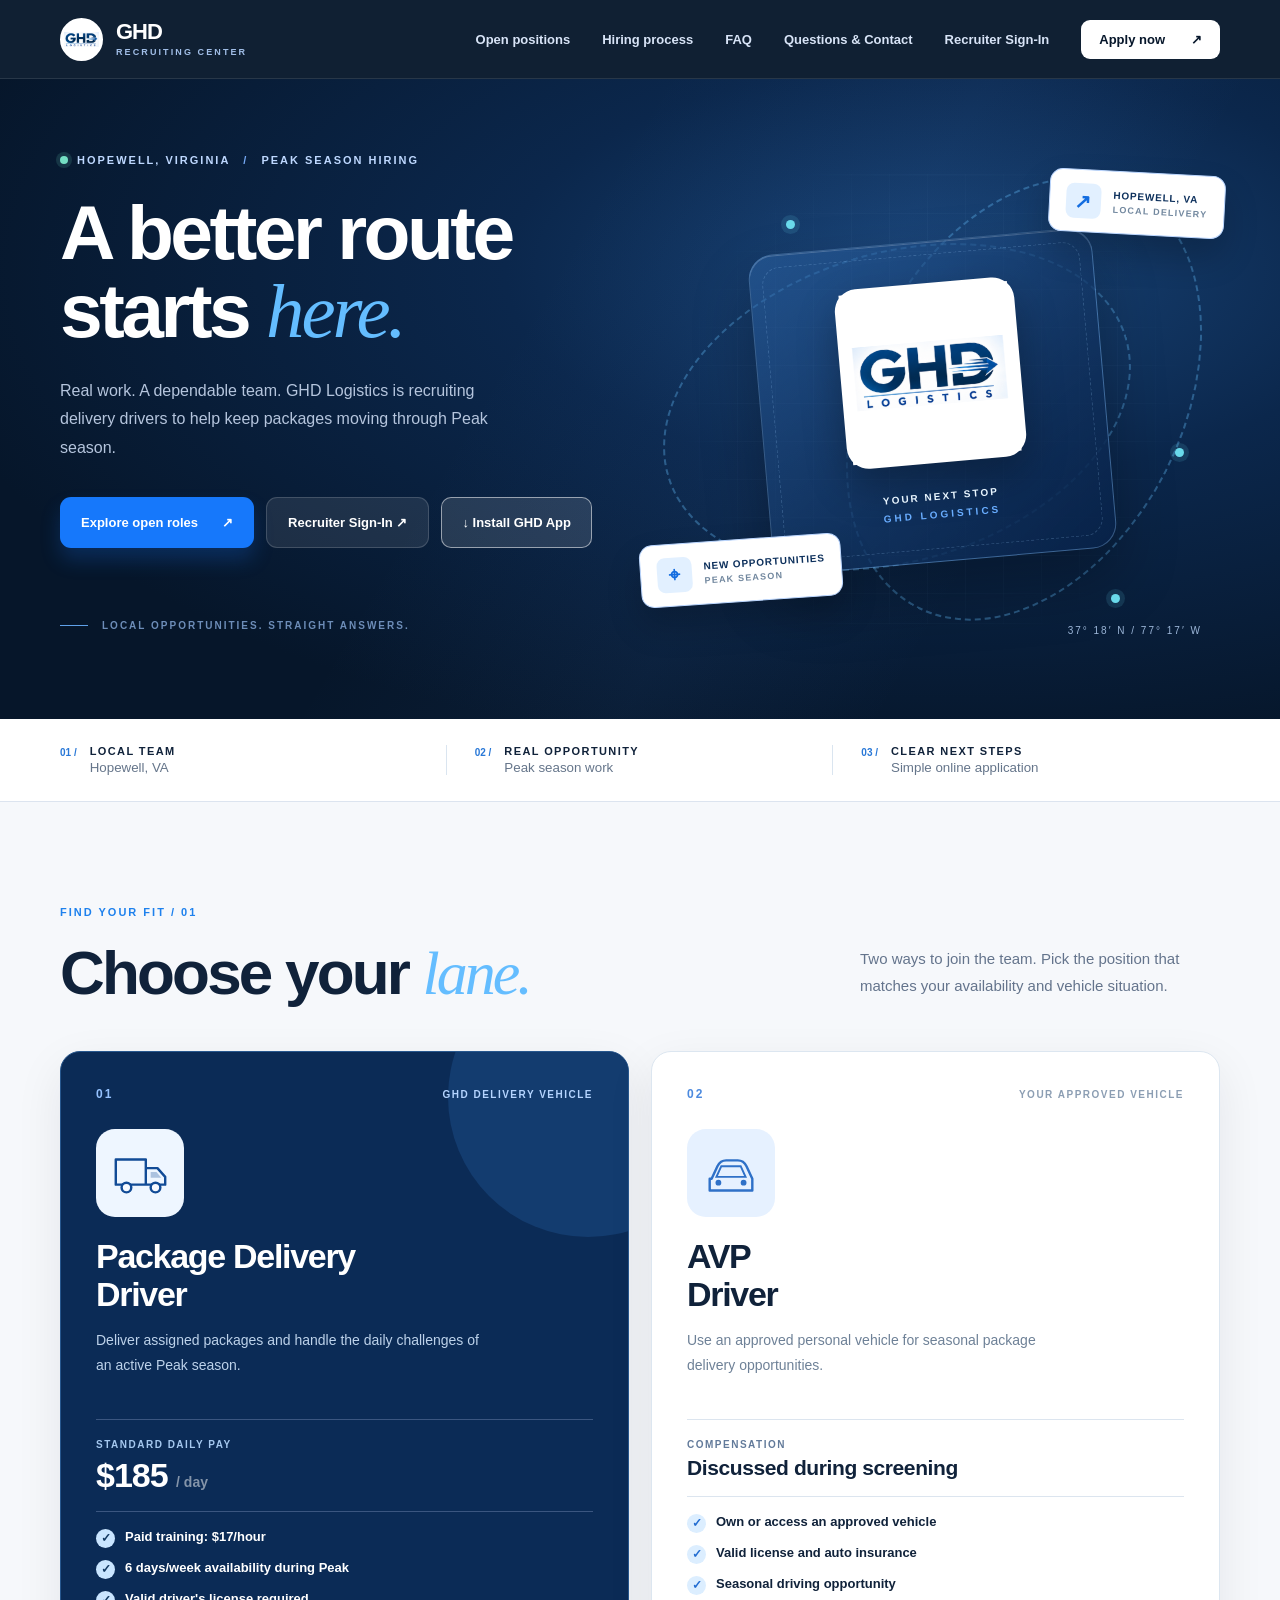
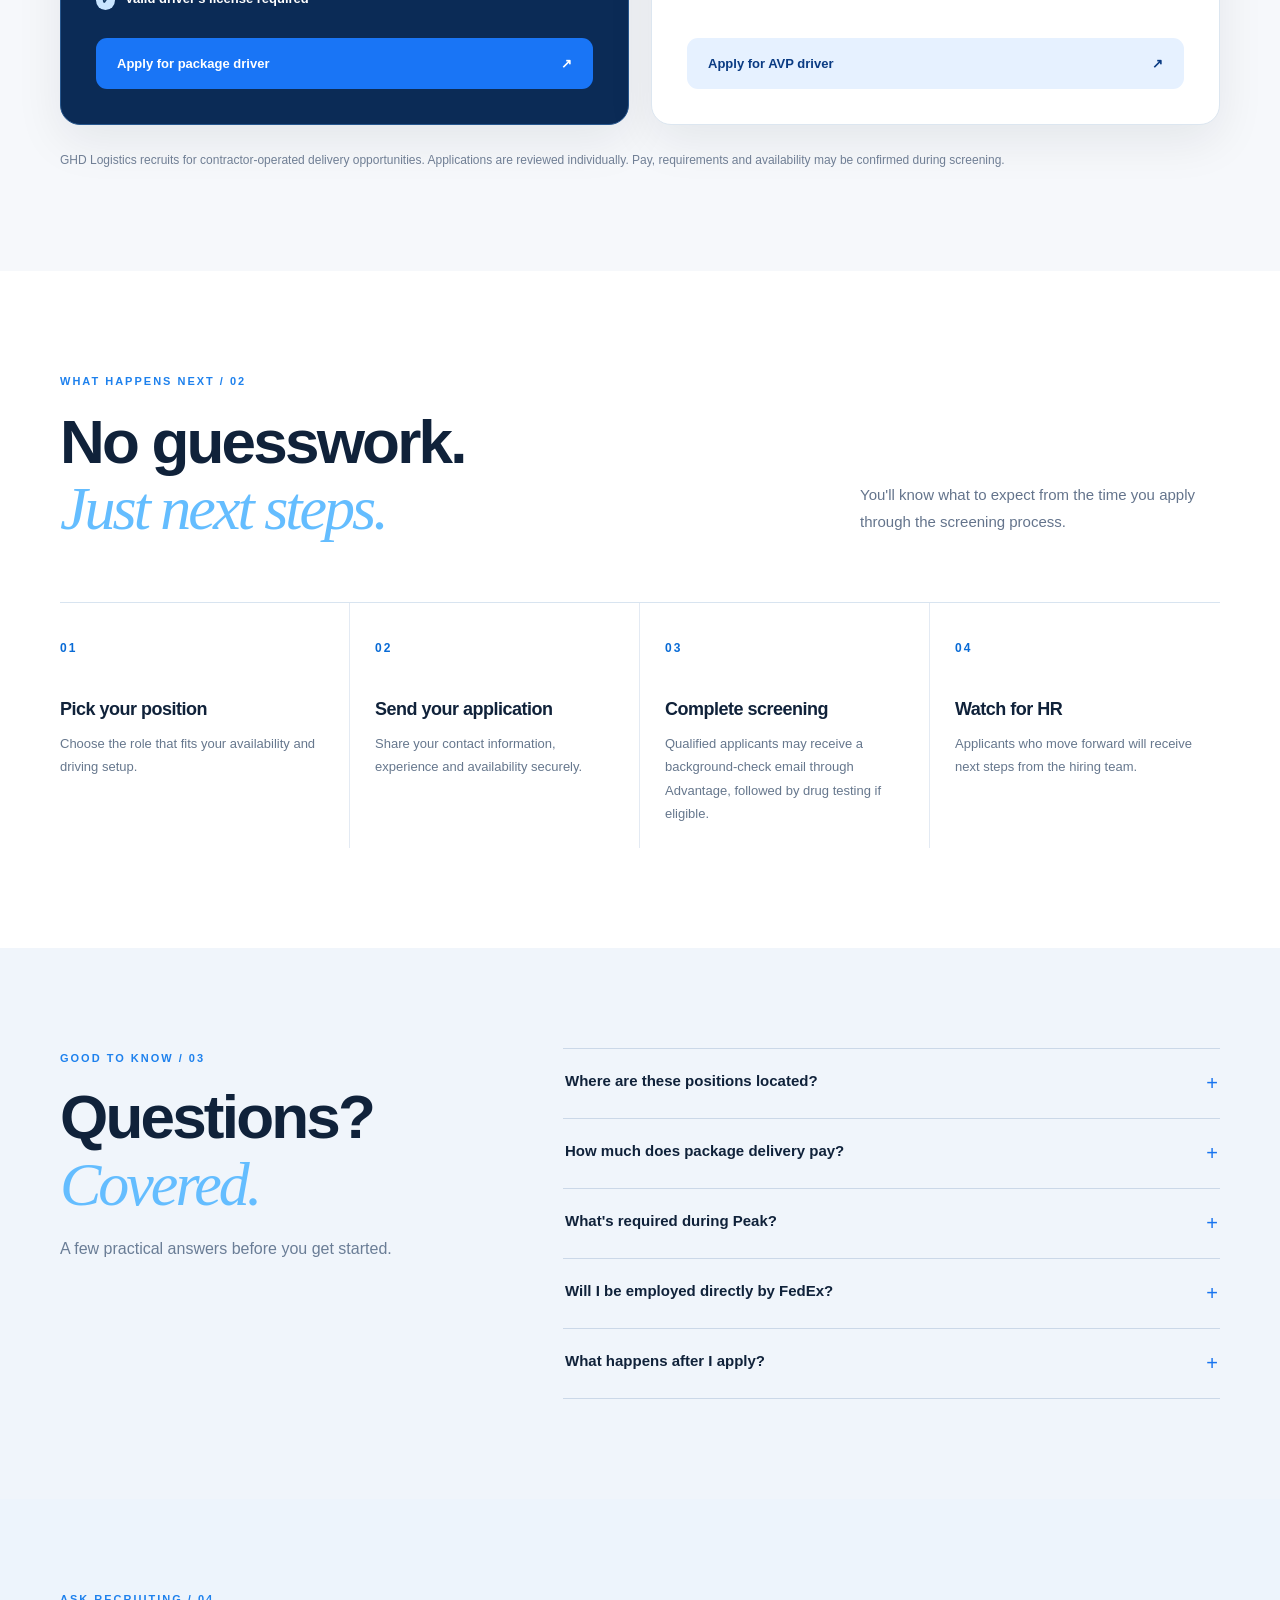
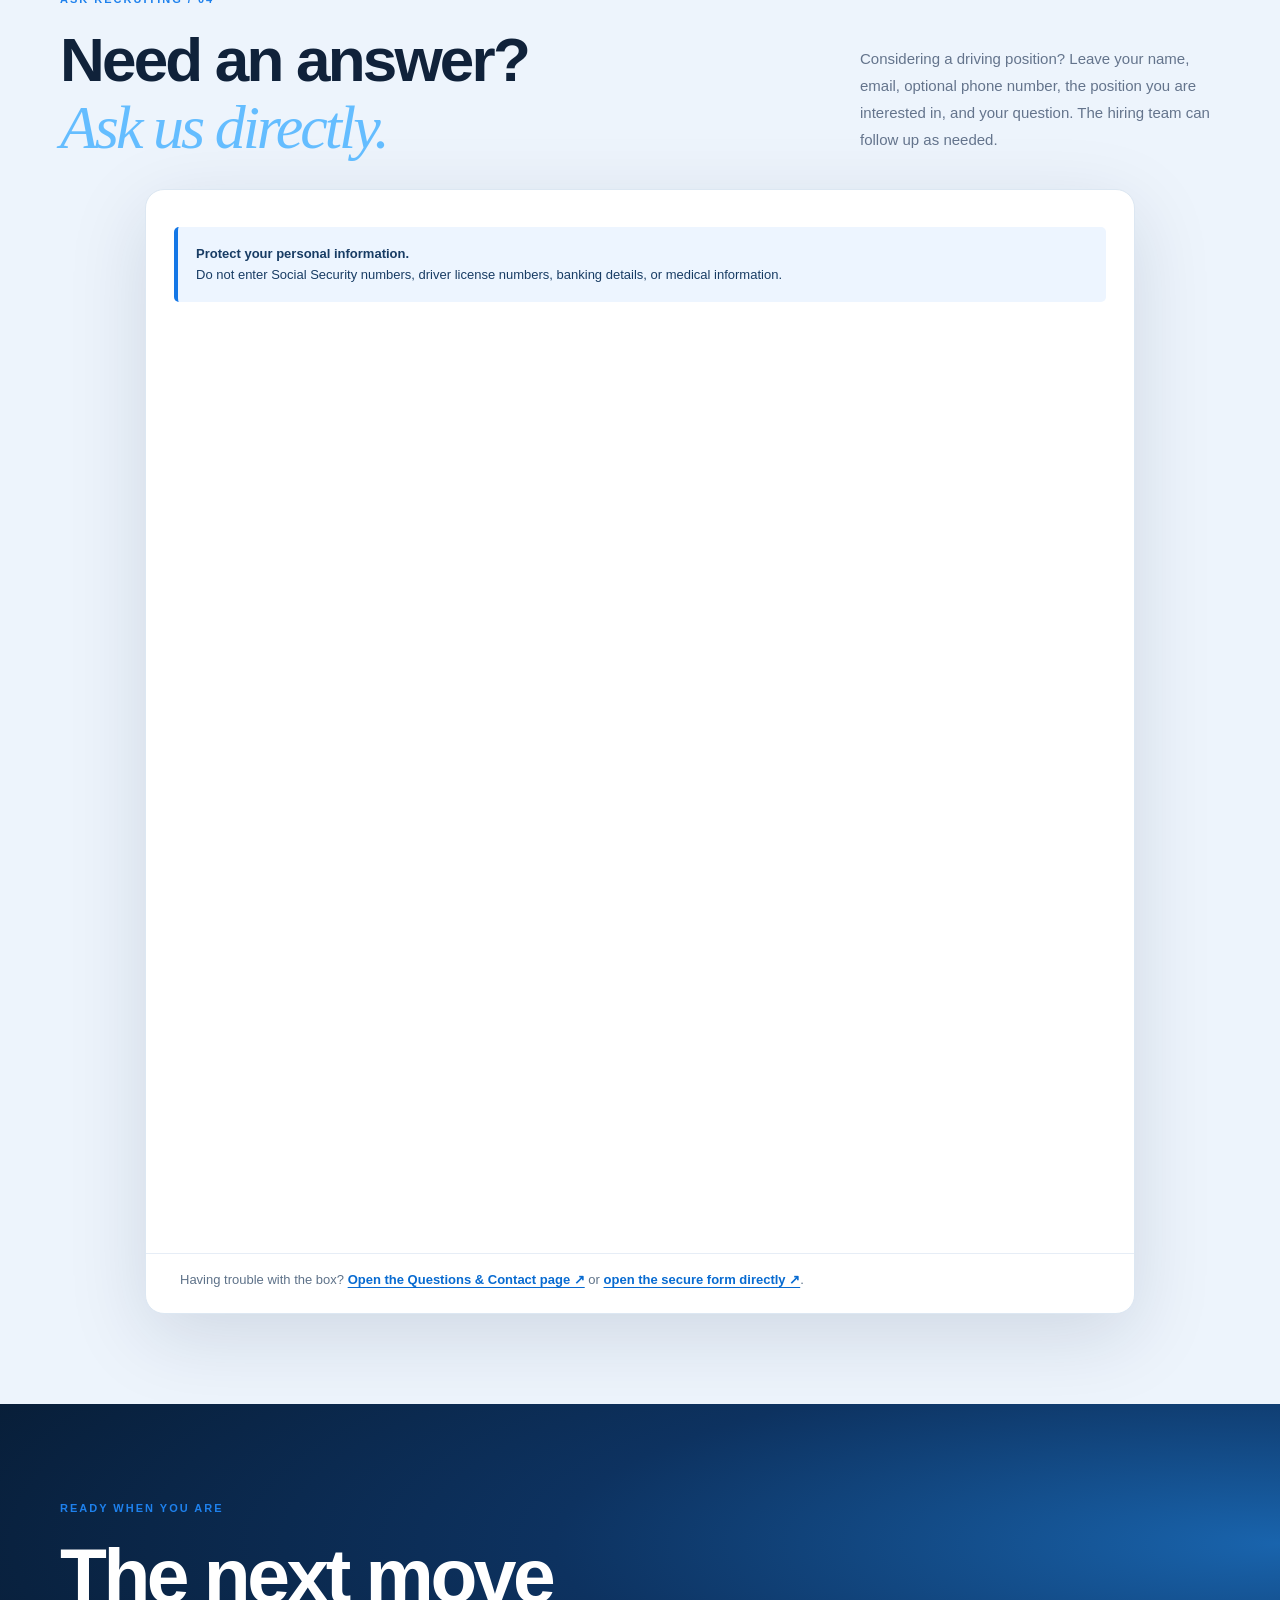
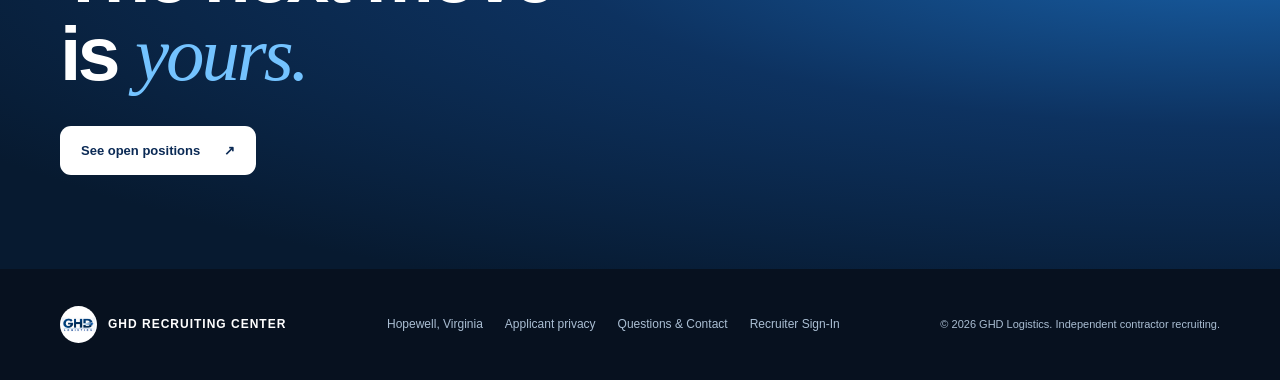
<file: index.html>
<!doctype html>
<html lang="en">
<head>
  <meta charset="UTF-8"><meta name="viewport" content="width=device-width, initial-scale=1">
  <meta name="theme-color" content="#07172b"><meta name="description" content="Explore driver opportunities with GHD Logistics in Hopewell, Virginia. Apply for package delivery and AVP driving roles.">
  <title>GHD Recruiting Center | Hopewell, VA</title>
  <link rel="icon" href="icon-192.png"><link rel="manifest" href="manifest.webmanifest"><link rel="stylesheet" href="styles.css"><link rel="stylesheet" href="install.css"><link rel="stylesheet" href="contact.css">
  <script defer src="app.js"></script><script defer src="install.js"></script>
</head>
<body>
  <header class="site-header" id="top">
    <div class="container nav-wrap">
      <a class="brand" href="./" aria-label="GHD Recruiting Center home"><img src="logo.png" alt="GHD Logistics logo"><span><strong>GHD</strong><small>RECRUITING CENTER</small></span></a>
      <nav class="nav-links" aria-label="Main navigation"><a href="#positions">Open positions</a><a href="#how-it-works">Hiring process</a><a href="#faq">FAQ</a><a href="#questions">Questions &amp; Contact</a><a href="recruiter.html">Recruiter Sign-In</a><a class="nav-cta" href="#positions">Apply now <span aria-hidden="true">↗</span></a></nav>
    </div>
  </header>
  <main>
    <section class="hero">
      <div class="hero-grid container">
        <div class="hero-copy">
          <div class="eyebrow"><span class="pulse"></span> HOPEWELL, VIRGINIA <span class="dotsep">/</span> PEAK SEASON HIRING</div>
          <h1>A better route<br>starts <em>here.</em></h1>
          <p>Real work. A dependable team. GHD Logistics is recruiting delivery drivers to help keep packages moving through Peak season.</p>
          <div class="hero-actions"><a class="button button-primary" href="#positions">Explore open roles <span aria-hidden="true">↗</span></a><a class="button button-quiet" href="recruiter.html">Recruiter Sign-In ↗</a><button type="button" class="button-install install-app-btn">↓ Install GHD App</button></div><div id="install-app-notice" class="install-app-notice" role="status" hidden></div>
          <div class="hero-foot"><span class="line-short"></span> LOCAL OPPORTUNITIES. STRAIGHT ANSWERS.</div>
        </div>
        <div class="hero-art" aria-label="Illustrated delivery route visualization" role="img">
          <div class="art-grid"></div><div class="route-line route-one"></div><div class="route-line route-two"></div>
          <div class="art-center"><div class="art-logo"><img src="logo.png" alt=""></div><div class="art-center-text">YOUR NEXT STOP <span>GHD LOGISTICS</span></div></div>
          <div class="floating-note note-a"><span class="mini-icon">↗</span><span>HOPEWELL, VA<small>LOCAL DELIVERY</small></span></div>
          <div class="floating-note note-b"><span class="pin-icon">⌖</span><span>NEW OPPORTUNITIES<small>PEAK SEASON</small></span></div>
          <div class="mapdot dot-a"></div><div class="mapdot dot-b"></div><div class="mapdot dot-c"></div>
          <div class="art-corner">37° 18′ N / 77° 17′ W</div>
        </div>
      </div>
    </section>
    <section class="intro-band" aria-label="Why GHD">
      <div class="container intro-grid"><div><span class="tiny-num">01 /</span> <strong>LOCAL TEAM</strong><small>Hopewell, VA</small></div><div><span class="tiny-num">02 /</span> <strong>REAL OPPORTUNITY</strong><small>Peak season work</small></div><div><span class="tiny-num">03 /</span> <strong>CLEAR NEXT STEPS</strong><small>Simple online application</small></div></div>
    </section>
    <section class="section positions" id="positions">
      <div class="container"><div class="section-heading"><div><span class="kicker">FIND YOUR FIT / 01</span><h2>Choose your <em>lane.</em></h2></div><p>Two ways to join the team. Pick the position that matches your availability and vehicle situation.</p></div>
        <div class="role-grid">
          <article class="role-card role-primary"><div class="role-overline"><span class="role-number">01</span><span class="role-type">GHD DELIVERY VEHICLE</span></div><div class="role-icon" aria-hidden="true"><svg viewBox="0 0 64 64" fill="none"><path d="M7 18h31v26H7zM38 27h12l8 9v8H38z" stroke="currentColor" stroke-width="2.5" stroke-linejoin="round"/><circle cx="18" cy="47" r="5" fill="#f7faff" stroke="currentColor" stroke-width="2.5"/><circle cx="48" cy="47" r="5" fill="#f7faff" stroke="currentColor" stroke-width="2.5"/><path d="M43 31h6l5 6H43z" fill="currentColor" opacity=".3"/></svg></div><h3>Package Delivery<br>Driver</h3><p>Deliver assigned packages and handle the daily challenges of an active Peak season.</p><div class="pay"><span>STANDARD DAILY PAY</span><strong>$185 <small>/ day</small></strong></div><ul class="role-facts"><li><span class="check">✓</span> Paid training: $17/hour</li><li><span class="check">✓</span> 6 days/week availability during Peak</li><li><span class="check">✓</span> Valid driver's license required</li></ul><a class="role-action" href="apply.html?role=package">Apply for package driver <span aria-hidden="true">↗</span></a></article>
          <article class="role-card role-secondary"><div class="role-overline"><span class="role-number">02</span><span class="role-type">YOUR APPROVED VEHICLE</span></div><div class="role-icon" aria-hidden="true"><svg viewBox="0 0 64 64" fill="none"><path d="m12 38 6-13c2-4 5-6 9-6h12c4 0 7 2 9 6l6 13v12H10V38h2Z" stroke="currentColor" stroke-width="2.5" stroke-linejoin="round"/><path d="M17 36h30l-5-11H22z" stroke="currentColor" stroke-width="2"/><circle cx="19" cy="42" r="3" fill="currentColor"/><circle cx="45" cy="42" r="3" fill="currentColor"/></svg></div><h3>AVP<br>Driver</h3><p>Use an approved personal vehicle for seasonal package delivery opportunities.</p><div class="pay"><span>COMPENSATION</span><strong class="pay-detail">Discussed during screening</strong></div><ul class="role-facts"><li><span class="check">✓</span> Own or access an approved vehicle</li><li><span class="check">✓</span> Valid license and auto insurance</li><li><span class="check">✓</span> Seasonal driving opportunity</li></ul><a class="role-action" href="apply.html?role=avp">Apply for AVP driver <span aria-hidden="true">↗</span></a></article>
        </div><p class="role-disclaimer">GHD Logistics recruits for contractor-operated delivery opportunities. Applications are reviewed individually. Pay, requirements and availability may be confirmed during screening.</p>
      </div>
    </section>
    <section class="section process" id="how-it-works"><div class="container process-wrap"><div class="section-heading"><div><span class="kicker">WHAT HAPPENS NEXT / 02</span><h2>No guesswork.<br><em>Just next steps.</em></h2></div><p>You'll know what to expect from the time you apply through the screening process.</p></div>
      <div class="steps"><div class="step"><span class="step-no">01</span><h3>Pick your position</h3><p>Choose the role that fits your availability and driving setup.</p></div><div class="step"><span class="step-no">02</span><h3>Send your application</h3><p>Share your contact information, experience and availability securely.</p></div><div class="step"><span class="step-no">03</span><h3>Complete screening</h3><p>Qualified applicants may receive a background-check email through Advantage, followed by drug testing if eligible.</p></div><div class="step"><span class="step-no">04</span><h3>Watch for HR</h3><p>Applicants who move forward will receive next steps from the hiring team.</p></div></div>
    </div></section>
    <section class="section faq" id="faq"><div class="container faq-grid"><div><span class="kicker">GOOD TO KNOW / 03</span><h2>Questions?<br><em>Covered.</em></h2><p class="muted">A few practical answers before you get started.</p></div><div class="accordion"><details><summary>Where are these positions located?<span>+</span></summary><p>The recruiting location is Hopewell, Virginia. Specific delivery areas and assignments are discussed during screening.</p></details><details><summary>How much does package delivery pay?<span>+</span></summary><p>The stated regular daily rate is $185 per day, with training at $17 per hour. Confirm the current compensation terms with the hiring team.</p></details><details><summary>What's required during Peak?<span>+</span></summary><p>Package delivery applicants must be available six days per week during the Peak season.</p></details><details><summary>Will I be employed directly by FedEx?<span>+</span></summary><p>No. GHD Logistics is a delivery contractor. This recruiting center is not a direct employment application to FedEx.</p></details><details><summary>What happens after I apply?<span>+</span></summary><p>The hiring team reviews your application. If selected to advance, you'll receive additional screening instructions, including a potential background check and drug test.</p></details></div></div></section>
    <section class="section ghd-question-section" id="questions"><div class="container"><div class="section-heading"><div><span class="kicker">ASK RECRUITING / 04</span><h2>Need an answer?<br><em>Ask us directly.</em></h2></div><p>Considering a driving position? Leave your name, email, optional phone number, the position you are interested in, and your question. The hiring team can follow up as needed.</p></div><div class="contact-panel"><div class="contact-panel-top"><div class="contact-safety" role="note"><strong>Protect your personal information.</strong> Do not enter Social Security numbers, driver license numbers, banking details, or medical information.</div></div><iframe class="contact-form-frame" title="GHD Recruiting questions and callback form" src="https://form.jotform.com/263167032465052" loading="lazy" referrerpolicy="strict-origin-when-cross-origin" scrolling="yes"></iframe><p class="contact-fallback">Having trouble with the box? <a href="contact.html">Open the Questions &amp; Contact page ↗</a> or <a href="https://form.jotform.com/263167032465052" target="_blank" rel="noopener noreferrer">open the secure form directly ↗</a>.</p></div></div></section><section class="bottom-cta"><div class="container"><span class="kicker">READY WHEN YOU ARE</span><h2>The next move<br>is <em>yours.</em></h2><a class="button button-white" href="#positions">See open positions <span aria-hidden="true">↗</span></a></div></section>
  </main>
  <footer class="footer"><div class="container footer-inner"><a class="footer-brand" href="./"><img src="logo.png" alt=""> GHD RECRUITING CENTER</a><div><span>Hopewell, Virginia</span><a href="privacy.html">Applicant privacy</a><a href="contact.html">Questions &amp; Contact</a><a href="recruiter.html">Recruiter Sign-In</a></div><small>© <span data-year></span> GHD Logistics. Independent contractor recruiting.</small></div></footer>
</body>
</html>
</file>
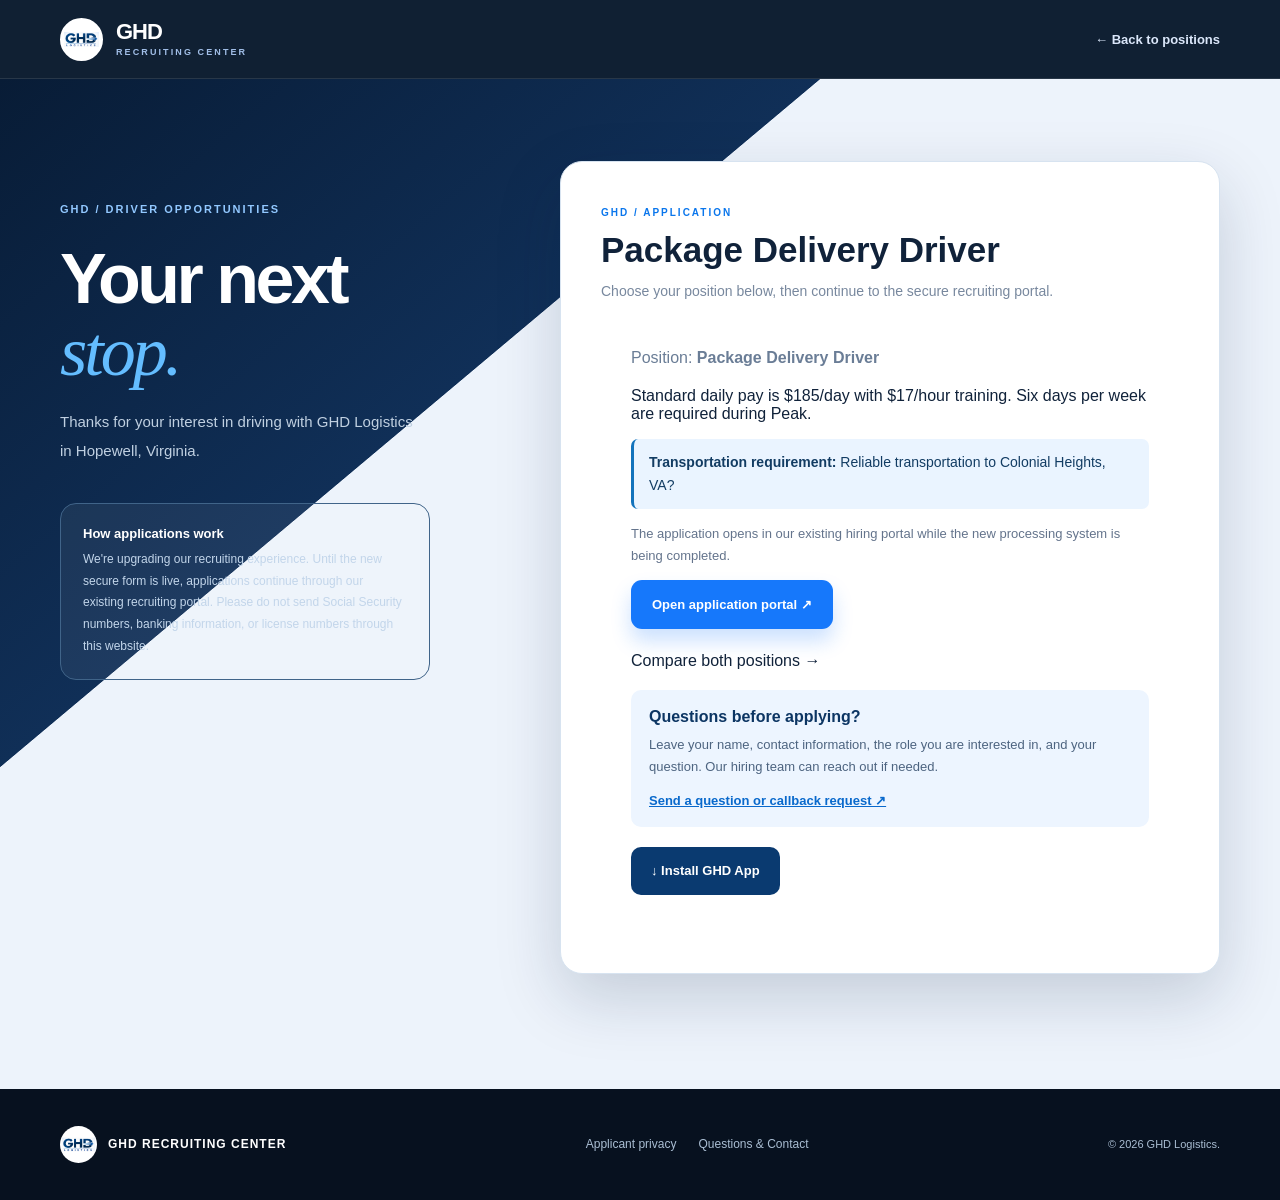
<file: apply.html>
<!doctype html><html lang="en"><head><meta charset="UTF-8"><meta name="viewport" content="width=device-width, initial-scale=1"><meta name="theme-color" content="#07172b"><title>Apply | GHD Recruiting Center</title><link rel="icon" href="icon-192.png"><link rel="manifest" href="manifest.webmanifest"><link rel="stylesheet" href="styles.css"><link rel="stylesheet" href="install.css"><script defer src="app.js"></script><script defer src="install.js"></script></head><body>
<header class="site-header"><div class="container nav-wrap"><a class="brand" href="./"><img src="logo.png" alt="GHD Logistics logo"><span><strong>GHD</strong><small>RECRUITING CENTER</small></span></a><a class="back-link" href="./#positions">← Back to positions</a></div></header>
<main class="application-main"><div class="container application-wrap"><div class="application-intro"><span class="kicker">GHD / DRIVER OPPORTUNITIES</span><h1>Your next<br><em>stop.</em></h1><p>Thanks for your interest in driving with GHD Logistics in Hopewell, Virginia.</p><div class="note-panel"><strong>How applications work</strong><span>We're upgrading our recruiting experience. Until the new secure form is live, applications continue through our existing recruiting portal. Please do not send Social Security numbers, banking information, or license numbers through this website.</span></div></div>
<section class="form-card" style="align-self:start"><div class="form-card-head"><span class="form-step">GHD / APPLICATION</span><h2 id="role-title">Driver application</h2><p id="role-info">Choose your position below, then continue to the secure recruiting portal.</p></div><div style="padding:26px 30px 38px"><p class="muted">Position: <strong id="role-name">Package Delivery Driver</strong></p><p id="role-facts">Standard daily pay is $185/day with $17/hour training. Six days per week are required during Peak.</p><p id="transportation-requirement" style="font-size:14px;line-height:1.65;color:#123c63;background:#eaf4ff;border-left:3px solid #1373bc;padding:12px 15px;border-radius:7px"><strong>Transportation requirement:</strong> Reliable transportation to Colonial Heights, VA?</p><p style="font-size:13px;line-height:1.7;color:#64748c">The application opens in our existing hiring portal while the new processing system is being completed.</p><a class="button button-primary" href="https://www.jotform.com/app/263164402681151" target="_blank" rel="noopener noreferrer">Open application portal ↗</a><div style="margin-top:23px"><a href="./#positions">Compare both positions →</a></div><div style="margin-top:20px;padding:18px;background:#edf5ff;border-radius:10px"><strong style="color:#0c3563">Questions before applying?</strong><p style="margin:8px 0 12px;font-size:13px;color:#4d6480;line-height:1.7">Leave your name, contact information, the role you are interested in, and your question. Our hiring team can reach out if needed.</p><a href="contact.html" style="color:#0969cc;text-decoration:underline;font-size:13px;font-weight:800">Send a question or callback request ↗</a></div><div style="margin-top:20px"><button class="button-install install-app-btn" style="background:#0a3a70;border:0" type="button">↓ Install GHD App</button><div id="install-app-notice" class="install-app-notice" role="status" hidden></div></div></div></section></div></main>
<footer class="footer"><div class="container footer-inner"><a class="footer-brand" href="./"><img src="logo.png" alt=""> GHD RECRUITING CENTER</a><div><a href="privacy.html">Applicant privacy</a><a href="contact.html">Questions &amp; Contact</a></div><small>© <span data-year></span> GHD Logistics.</small></div></footer>
<script>const role=new URLSearchParams(location.search).get('role')==='avp'?'avp':'package';const avp=role==='avp';document.getElementById('role-title').textContent=avp?'AVP Driver':'Package Delivery Driver';document.getElementById('role-name').textContent=avp?'AVP Driver':'Package Delivery Driver';document.getElementById('role-facts').textContent=avp?'An approved personal vehicle, valid license and auto insurance are required. Compensation is discussed during screening.':'Standard daily pay is $185/day with $17/hour training. Six days per week are required during Peak.';document.getElementById('transportation-requirement').hidden=avp;</script>
</body></html>
</file>
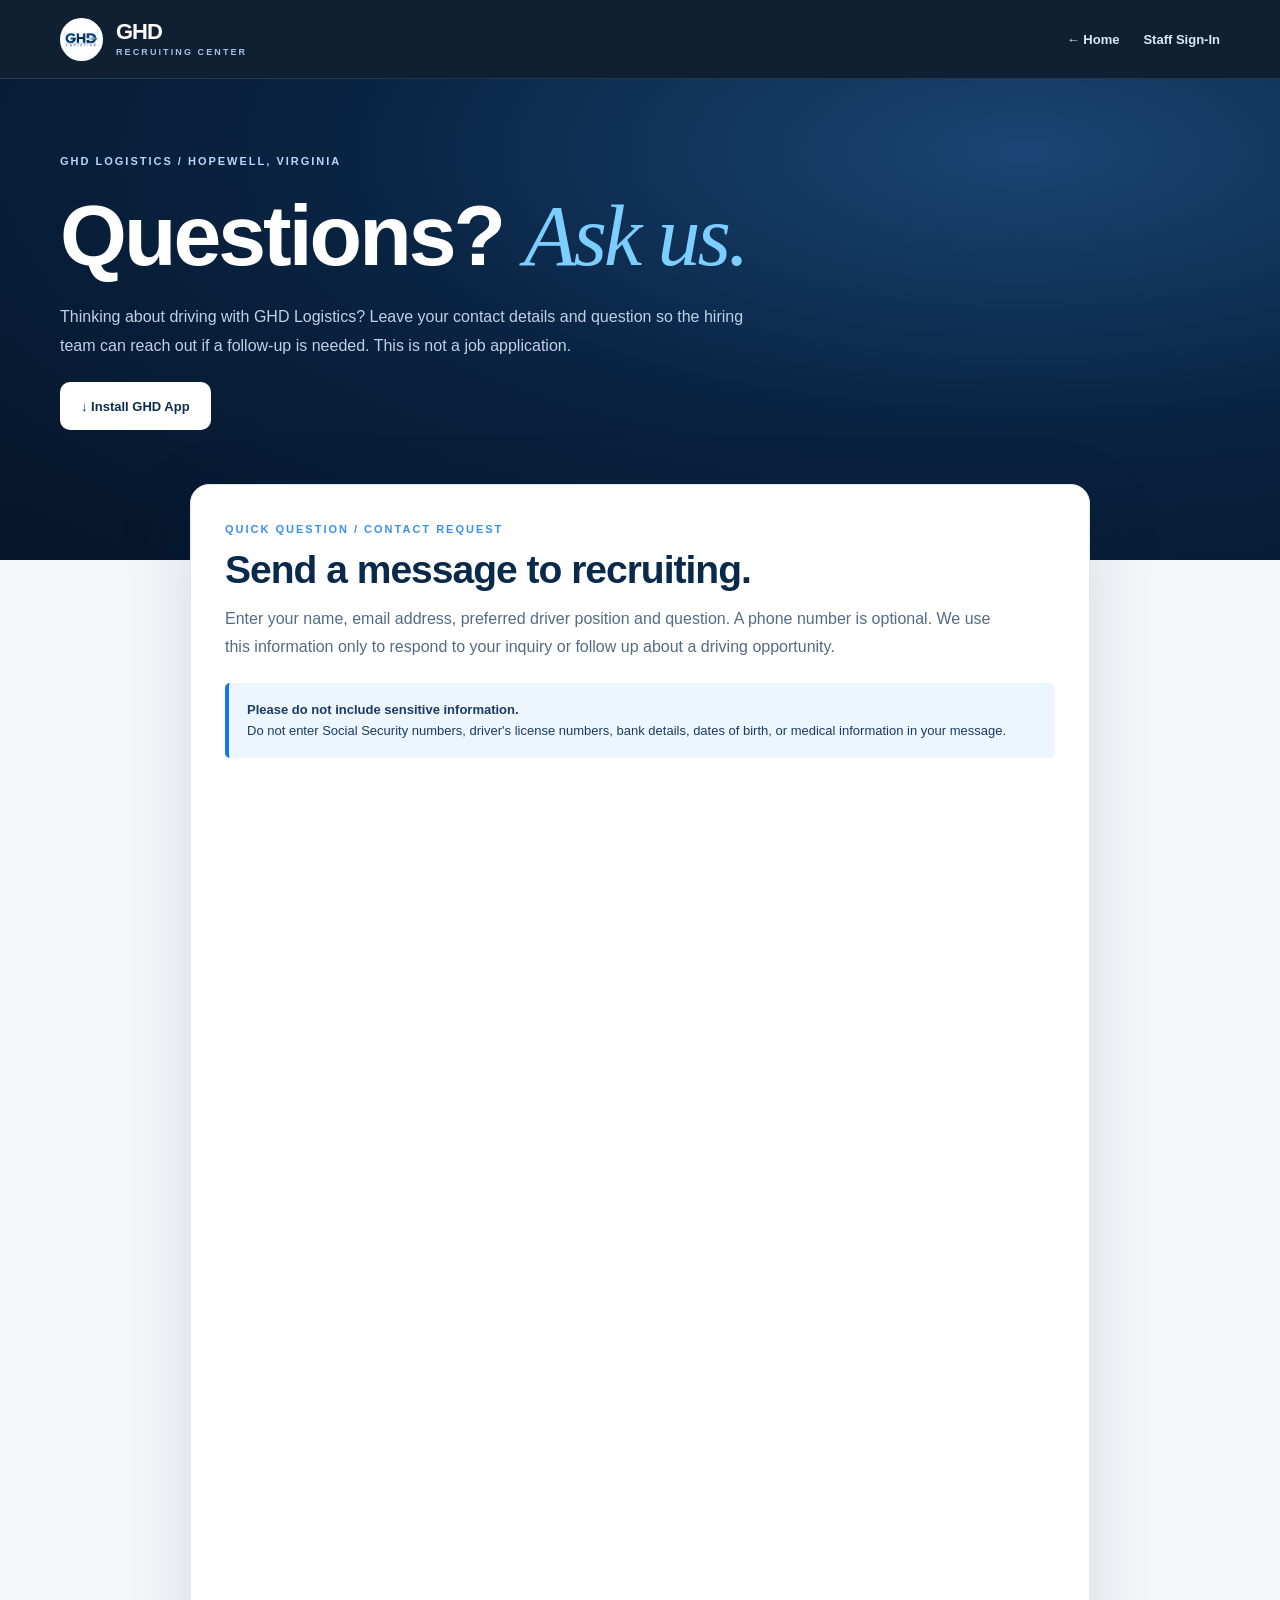
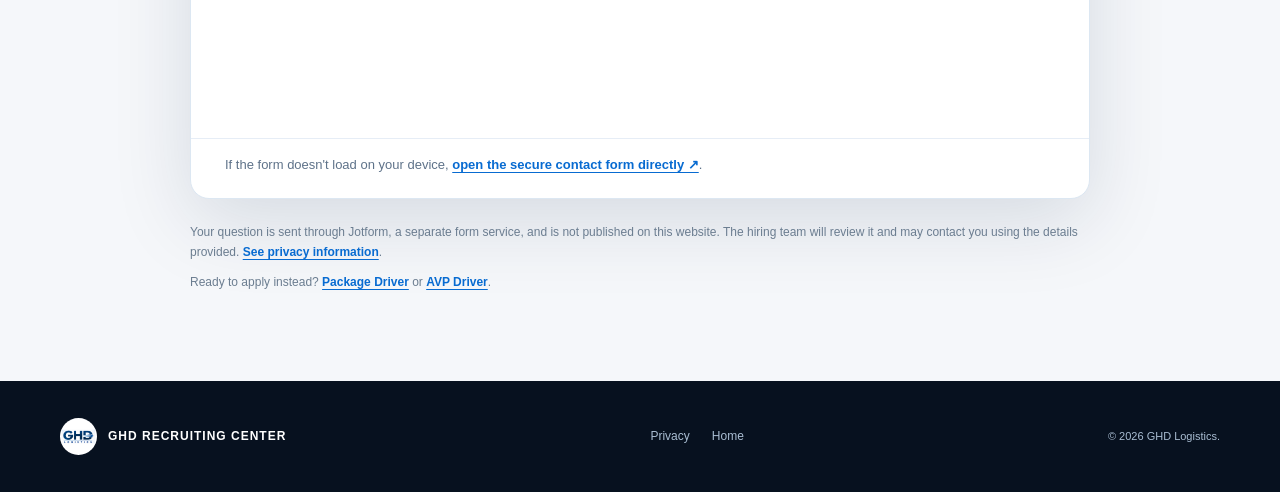
<file: contact.html>
<!doctype html>
<html lang="en"><head>
<meta charset="utf-8"><meta name="viewport" content="width=device-width,initial-scale=1">
<meta name="theme-color" content="#07172b"><meta name="description" content="Ask a question about GHD Logistics driving opportunities in Hopewell, Virginia and request a follow-up.">
<title>Questions & Contact | GHD Recruiting Center</title>
<link rel="icon" href="icon-192.png"><link rel="manifest" href="manifest.webmanifest">
<link rel="stylesheet" href="styles.css"><link rel="stylesheet" href="install.css"><link rel="stylesheet" href="contact.css">
<script defer src="app.js"></script><script defer src="install.js"></script>
</head><body>
<header class="site-header"><div class="container nav-wrap">
<a class="brand" href="./" aria-label="GHD Recruiting Center home"><img src="logo.png" alt="GHD Logistics logo"><span><strong>GHD</strong><small>RECRUITING CENTER</small></span></a>
<nav class="scout-header-actions" aria-label="Contact navigation"><a class="back-link" href="./">← Home</a><a href="recruiter.html" class="back-link">Staff Sign-In</a></nav>
</div></header>
<main>
<section class="contact-hero"><div class="container"><span class="contact-kicker">GHD LOGISTICS / HOPEWELL, VIRGINIA</span><h1>Questions? <em>Ask us.</em></h1><p>Thinking about driving with GHD Logistics? Leave your contact details and question so the hiring team can reach out if a follow-up is needed. This is not a job application.</p>
<div class="scout-install-row"><button class="button-install install-app-btn" type="button">↓ Install GHD App</button></div><div id="install-app-notice" class="install-app-notice" role="status" hidden></div>
</div></section>
<section class="contact-wrap container" aria-labelledby="contact-form-title">
<div class="contact-panel">
<div class="contact-panel-top"><span class="contact-kicker">QUICK QUESTION / CONTACT REQUEST</span><h2 id="contact-form-title">Send a message to recruiting.</h2><p>Enter your name, email address, preferred driver position and question. A phone number is optional. We use this information only to respond to your inquiry or follow up about a driving opportunity.</p>
<div class="contact-safety" role="note"><strong>Please do not include sensitive information.</strong> Do not enter Social Security numbers, driver's license numbers, bank details, dates of birth, or medical information in your message.</div>
</div>
<iframe class="contact-form-frame" title="GHD Recruiting questions and callback form" src="https://form.jotform.com/263167032465052" loading="lazy" referrerpolicy="strict-origin-when-cross-origin" scrolling="yes"></iframe>
<p class="contact-fallback">If the form doesn't load on your device, <a href="https://form.jotform.com/263167032465052" target="_blank" rel="noopener noreferrer">open the secure contact form directly ↗</a>.</p>
</div>
<div class="contact-subnote"><p>Your question is sent through Jotform, a separate form service, and is not published on this website. The hiring team will review it and may contact you using the details provided. <a href="privacy.html">See privacy information</a>.</p><p>Ready to apply instead? <a href="apply.html?role=package">Package Driver</a> or <a href="apply.html?role=avp">AVP Driver</a>.</p></div>
</section></main>
<footer class="footer"><div class="container footer-inner"><a class="footer-brand" href="./"><img src="logo.png" alt=""> GHD RECRUITING CENTER</a><div><a href="privacy.html">Privacy</a><a href="./">Home</a></div><small>© <span data-year></span> GHD Logistics.</small></div></footer>
</body></html>
</file>
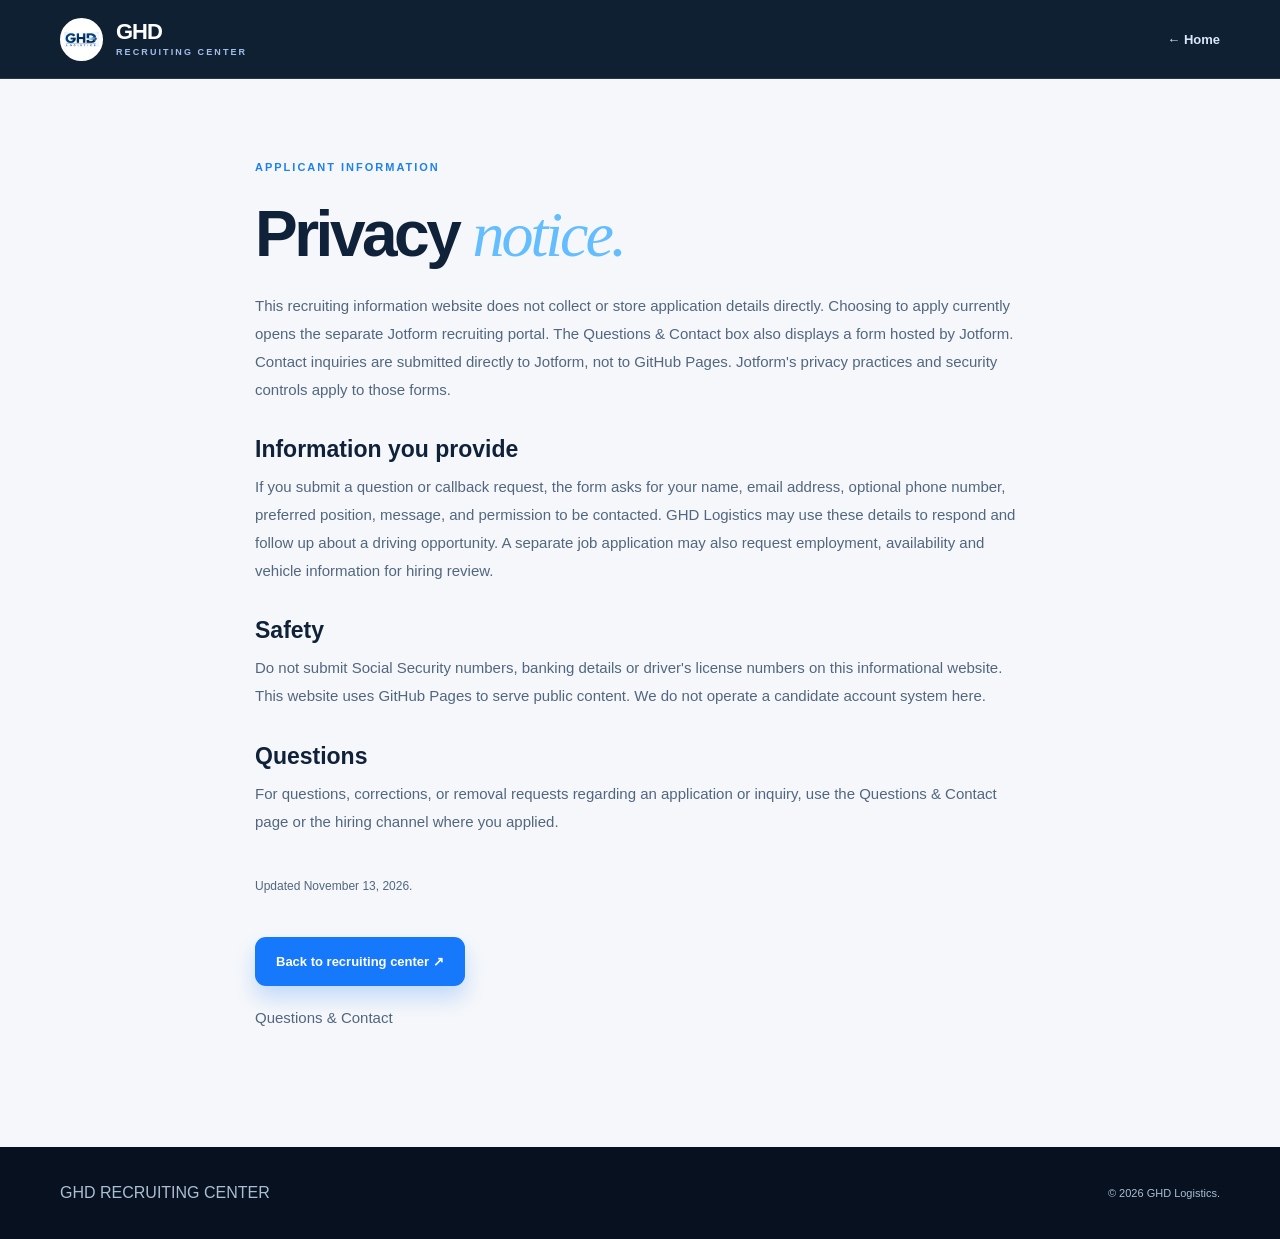
<file: privacy.html>
<!doctype html><html lang="en"><head><meta charset="UTF-8"><meta name="viewport" content="width=device-width, initial-scale=1"><title>Privacy | GHD Recruiting Center</title><link rel="icon" href="icon-192.png"><link rel="stylesheet" href="styles.css"><link rel="stylesheet" href="install.css"><script defer src="app.js"></script><script defer src="install.js"></script></head><body><header class="site-header"><div class="container nav-wrap"><a class="brand" href="./"><img src="logo.png" alt="GHD logo"><span><strong>GHD</strong><small>RECRUITING CENTER</small></span></a><a class="back-link" href="./">← Home</a></div></header><main class="legal container"><span class="kicker">APPLICANT INFORMATION</span><h1>Privacy <em>notice.</em></h1><p>This recruiting information website does not collect or store application details directly. Choosing to apply currently opens the separate Jotform recruiting portal. The Questions &amp; Contact box also displays a form hosted by Jotform. Contact inquiries are submitted directly to Jotform, not to GitHub Pages. Jotform's privacy practices and security controls apply to those forms.</p><h2>Information you provide</h2><p>If you submit a question or callback request, the form asks for your name, email address, optional phone number, preferred position, message, and permission to be contacted. GHD Logistics may use these details to respond and follow up about a driving opportunity. A separate job application may also request employment, availability and vehicle information for hiring review.</p><h2>Safety</h2><p>Do not submit Social Security numbers, banking details or driver's license numbers on this informational website. This website uses GitHub Pages to serve public content. We do not operate a candidate account system here.</p><h2>Questions</h2><p>For questions, corrections, or removal requests regarding an application or inquiry, use the <a href="contact.html">Questions &amp; Contact page</a> or the hiring channel where you applied.</p><p class="legal-note">Updated November 13, 2026.</p><a class="button button-primary" href="./">Back to recruiting center ↗</a><p style="margin-top:18px"><a href="contact.html">Questions &amp; Contact</a></p></main><footer class="footer"><div class="container footer-inner"><span>GHD RECRUITING CENTER</span><small>© <span data-year></span> GHD Logistics.</small></div></footer></body></html>
</file>
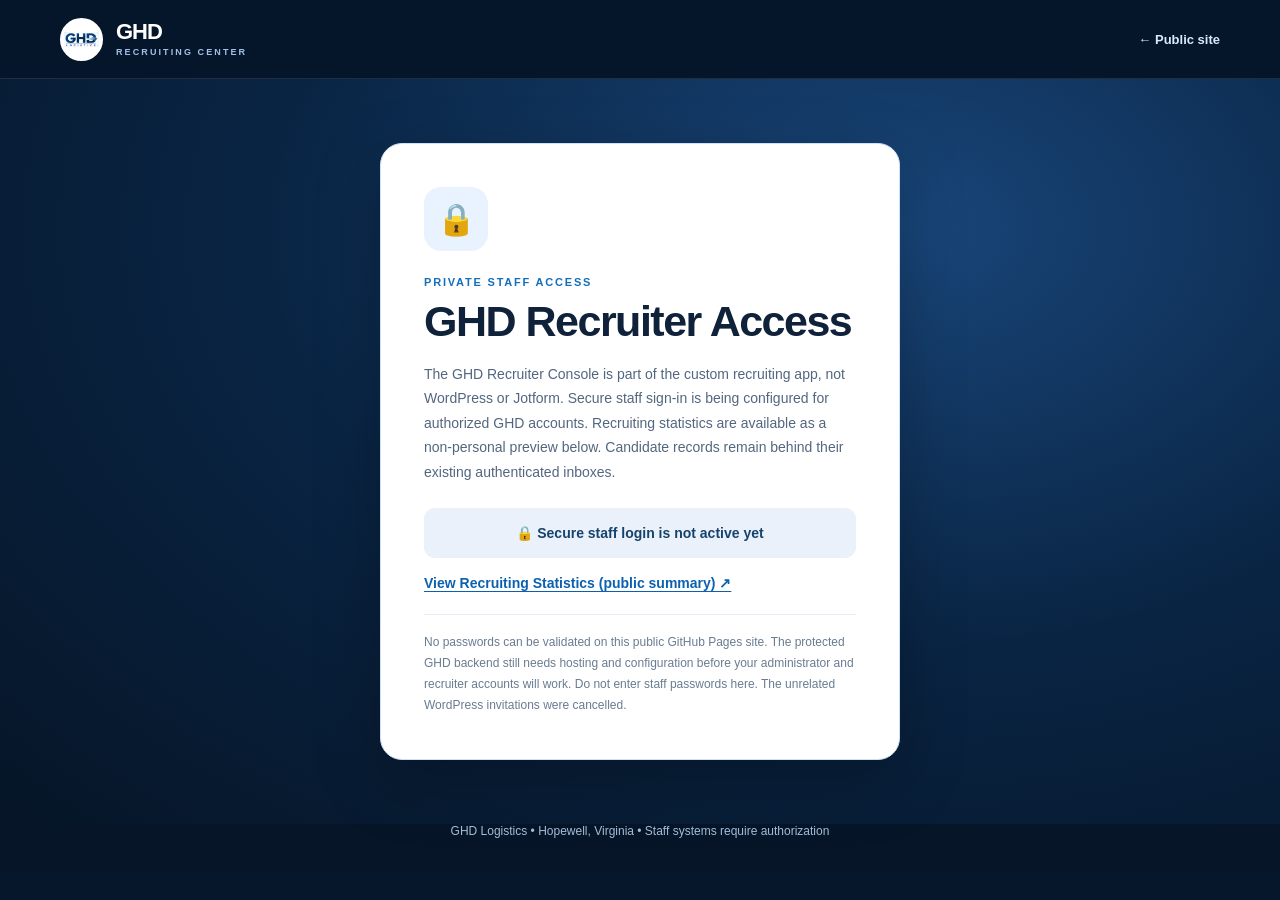
<file: recruiter.html>
<!doctype html>
<html lang="en">
<head>
<meta charset="utf-8"><meta name="viewport" content="width=device-width,initial-scale=1">
<meta name="theme-color" content="#07172b"><meta name="robots" content="noindex,nofollow">
<meta name="description" content="Authorized GHD Logistics recruiter sign-in.">
<title>Recruiter Sign-In | GHD Recruiting Center</title>
<link rel="icon" href="icon-192.png"><link rel="manifest" href="manifest.webmanifest">
<link rel="stylesheet" href="styles.css">
<style>
body{background:#07172b;color:#edf4ff}
.auth-shell{min-height:calc(100svh - 155px);display:flex;align-items:center;justify-content:center;padding:48px 20px;background:radial-gradient(ellipse at 70% 20%,#19467a,#092443 50%,#061527)}
.auth-panel{max-width:520px;width:100%;background:#fff;color:#10223a;border:1px solid #cce0f7;border-radius:22px;padding:clamp(24px,5vw,43px);box-shadow:0 20px 65px rgba(0,0,0,.26)}
.auth-lock{display:grid;place-items:center;width:64px;height:64px;background:#e8f3ff;color:#09549c;border-radius:17px;font-size:31px}
.auth-eyebrow{color:#136ebc;font-size:11px;font-weight:900;letter-spacing:1.8px;margin:25px 0 9px}
.auth-panel h1{font-size:clamp(32px,5vw,43px);line-height:1.13;letter-spacing:-1.5px;margin:0 0 16px}
.auth-panel p{font-size:14px;line-height:1.75;color:#52677f;margin:0 0 18px}
.auth-submit{display:block;background:#0d4c91;color:#fff;text-align:center;padding:17px 20px;border-radius:11px;font-weight:850;font-size:14px;margin:24px 0 17px}
.auth-submit:hover,.auth-submit:focus-visible{background:#0b65c3}
.auth-small{padding-top:17px;border-top:1px solid #e3ecf5;font-size:12px!important;color:#697c91!important;margin-bottom:0!important}
.auth-support{font-size:12px;color:#6084a7}
.auth-footer{font-size:12px;color:#a3bdd9;text-align:center;padding:0 20px 35px;background:#061527}
@media(max-width:650px){.auth-shell{padding:27px 15px}.nav-wrap{gap:8px}.auth-footer{padding-bottom:25px}}
</style>
</head>
<body>
<header class="site-header"><div class="container nav-wrap">
<a class="brand" href="./" aria-label="GHD Recruiting Center public home"><img src="logo.png" alt="GHD Logistics logo"><span><strong>GHD</strong><small>RECRUITING CENTER</small></span></a>
<a class="back-link" href="./">← Public site</a>
</div></header>
<main class="auth-shell">
<section class="auth-panel" aria-labelledby="auth-title">
<div class="auth-lock" aria-hidden="true">🔒</div>
<div class="auth-eyebrow">PRIVATE STAFF ACCESS</div>
<h1 id="auth-title">GHD Recruiter Access</h1>
<p>The GHD Recruiter Console is part of the custom recruiting app, not WordPress or Jotform. Secure staff sign-in is being configured for authorized GHD accounts. Recruiting statistics are available as a non-personal preview below. Candidate records remain behind their existing authenticated inboxes.</p>
<div class="auth-submit" role="status" style="background:#eaf1fa;color:#16436d">🔒 Secure staff login is not active yet</div><p style="margin-top:-4px"><a href="scout.html#statistics" style="color:#0b61af;font-weight:800;text-decoration:underline;text-underline-offset:3px">View Recruiting Statistics (public summary) ↗</a></p>
<p class="auth-small">No passwords can be validated on this public GitHub Pages site. The protected GHD backend still needs hosting and configuration before your administrator and recruiter accounts will work. Do not enter staff passwords here. The unrelated WordPress invitations were cancelled.</p>
</section>
</main>
<footer class="auth-footer">GHD Logistics • Hopewell, Virginia • Staff systems require authorization</footer>
</body>
</html>
</file>
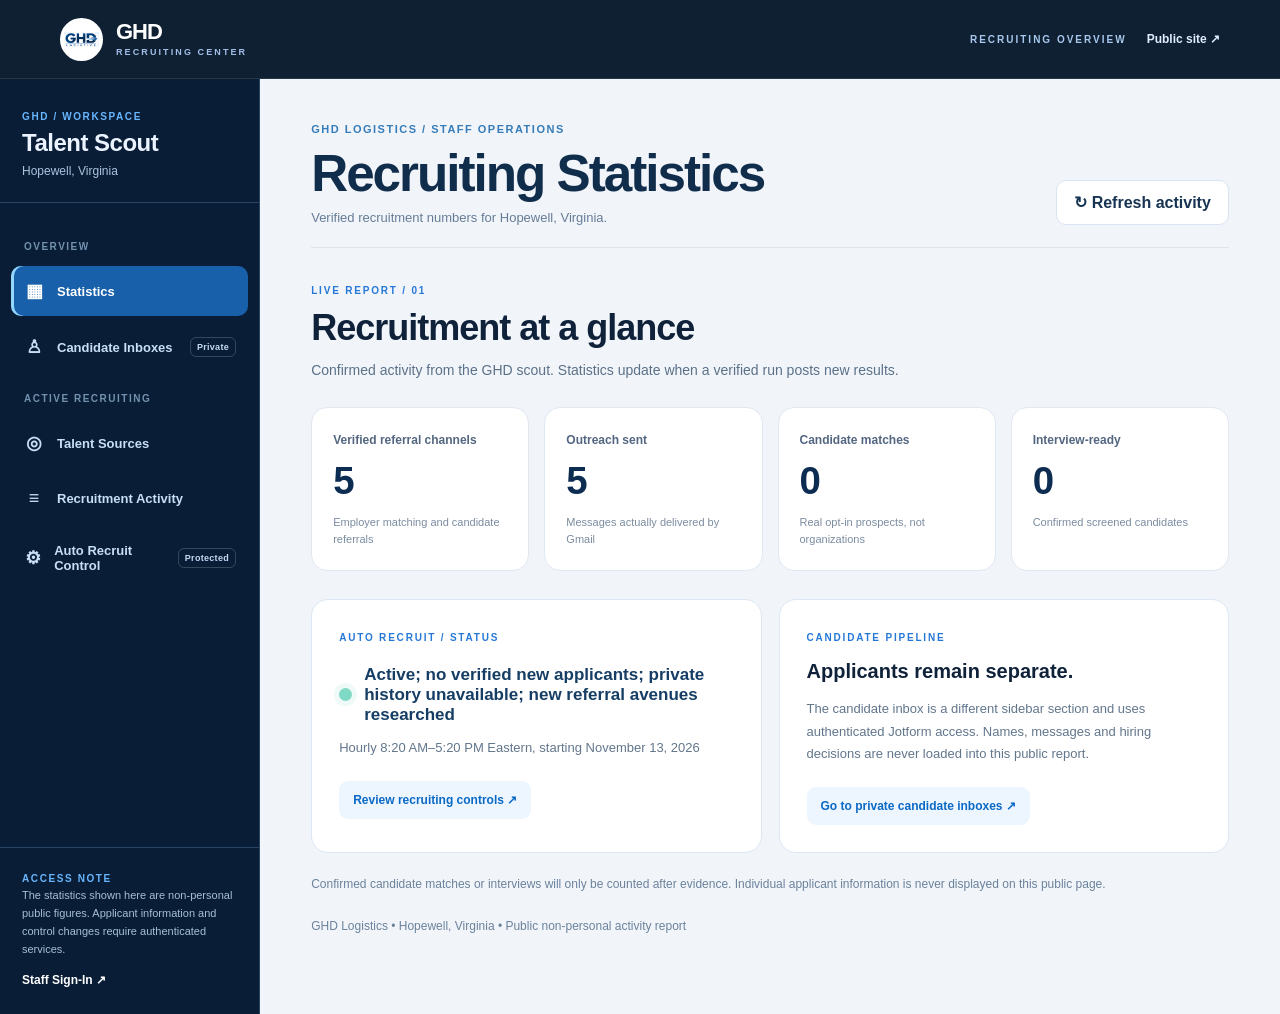
<file: scout.html>
<!doctype html>
<html lang="en">
<head>
<meta charset="utf-8"><meta name="viewport" content="width=device-width,initial-scale=1">
<meta name="theme-color" content="#07172b"><meta name="description" content="GHD Logistics recruiting overview: statistics, active job-seeker referral sources and sourcing activity.">
<title>Recruiting Statistics | GHD Recruiting Center</title>
<link rel="icon" href="icon-192.png"><link rel="manifest" href="manifest.webmanifest">
<link rel="stylesheet" href="styles.css"><link rel="stylesheet" href="scout.css"><link rel="stylesheet" href="install.css"><link rel="stylesheet" href="dashboard-nav.css">
<script defer src="scout.js"></script><script defer src="dashboard-nav.js"></script><script defer src="install.js"></script>
</head>
<body class="dashboard-body">
<header class="site-header dashboard-header">
  <div class="container nav-wrap">
    <a class="brand" href="./" aria-label="GHD Recruiting Center home"><img src="logo.png" alt="GHD Logistics logo"><span><strong>GHD</strong><small>RECRUITING CENTER</small></span></a>
    <div class="dash-header-right"><span class="dash-overview-label">RECRUITING OVERVIEW</span><button type="button" id="dash-menu" class="dash-menu" aria-controls="dash-sidebar" aria-expanded="false" aria-label="Open dashboard navigation">☰ <span>Menu</span></button><a href="./" class="dash-back">Public site ↗</a></div>
  </div>
</header>
<div class="dashboard-shell">
  <aside id="dash-sidebar" class="dash-sidebar" aria-label="GHD recruiting navigation">
    <div class="dash-side-head"><span class="dash-side-caption">GHD / WORKSPACE</span><strong>Talent Scout</strong><span>Hopewell, Virginia</span></div>
    <nav class="dash-side-links" aria-label="Dashboard sections">
      <div class="dash-section-label">OVERVIEW</div>
      <button type="button" data-dashboard-target="statistics" aria-current="page"><span aria-hidden="true">▦</span> Statistics</button>
      <button type="button" data-dashboard-target="candidates"><span aria-hidden="true">♙</span> Candidate Inboxes <small>Private</small></button>
      <div class="dash-section-label">ACTIVE RECRUITING</div>
      <button type="button" data-dashboard-target="sources"><span aria-hidden="true">◎</span> Talent Sources</button>
      <button type="button" data-dashboard-target="activity"><span aria-hidden="true">≡</span> Recruitment Activity</button>
      <button type="button" data-dashboard-target="automation"><span aria-hidden="true">⚙</span> Auto Recruit Control <small>Protected</small></button>
    </nav>
    <div class="dash-side-bottom"><span class="dash-side-caption">ACCESS NOTE</span><p>The statistics shown here are non-personal public figures. Applicant information and control changes require authenticated services.</p><a href="recruiter.html">Staff Sign-In ↗</a></div>
  </aside>
  <button id="dash-overlay" class="dash-overlay" aria-label="Close dashboard menu" type="button" hidden></button>
  <main class="dashboard-main">
    <div class="dashboard-topbar"><div><span class="dash-kicker">GHD LOGISTICS / STAFF OPERATIONS</span><h1 id="dash-page-title">Recruiting Statistics</h1><p id="dash-page-subtitle">Verified recruiting activity for Hopewell, Virginia.</p></div><button type="button" class="scout-refresh" id="scout-refresh">↻ Refresh activity</button></div>

    <section class="dash-panel" data-dashboard-panel="statistics" id="statistics" aria-labelledby="stats-head">
      <div class="dash-intro"><span class="scout-caption">LIVE REPORT / 01</span><h2 id="stats-head">Recruitment at a glance</h2><p>Confirmed activity from the GHD scout. Statistics update when a verified run posts new results.</p></div>
      <div class="scout-metrics">
        <div class="scout-metric"><span>Verified referral channels</span><strong id="count-channels">—</strong><small>Employer matching and candidate referrals</small></div>
        <div class="scout-metric"><span>Outreach sent</span><strong id="count-sends">—</strong><small>Messages actually delivered by Gmail</small></div>
        <div class="scout-metric"><span>Candidate matches</span><strong id="count-matches">—</strong><small>Real opt-in prospects, not organizations</small></div>
        <div class="scout-metric"><span>Interview-ready</span><strong id="count-interviews">—</strong><small>Confirmed screened candidates</small></div>
      </div>
      <div class="dash-overview-grid">
        <article class="dash-summary-card"><span class="scout-caption">AUTO RECRUIT / STATUS</span><div class="dash-state"><span class="scout-live-dot"></span><strong id="scout-status">Checking report…</strong></div><p id="scout-schedule">Loading run schedule…</p><button type="button" data-dashboard-target="automation" class="dash-inline-button">Review recruiting controls ↗</button></article>
        <article class="dash-summary-card"><span class="scout-caption">CANDIDATE PIPELINE</span><h3>Applicants remain separate.</h3><p>The candidate inbox is a different sidebar section and uses authenticated Jotform access. Names, messages and hiring decisions are never loaded into this public report.</p><button type="button" data-dashboard-target="candidates" class="dash-inline-button">Go to private candidate inboxes ↗</button></article>
      </div>
      <p class="dash-integrity" id="scout-disclosure">Individual applicant data is never published on this dashboard.</p>
    </section>

    <section class="dash-panel" data-dashboard-panel="candidates" id="candidates" aria-labelledby="candidates-head" hidden>
      <div class="dash-intro"><span class="scout-caption">SEPARATE WORKSPACE / 02</span><h2 id="candidates-head">Candidate Inboxes</h2><p>Applications and callbacks are not mixed into the recruiting statistics. Sign in to your authorized hiring account to review submissions.</p></div>
      <div class="dash-warning"><strong>🔐 Private applicant records</strong><p>These buttons open protected Jotform inboxes. They do not expose submissions on this public site. The custom two-user recruiter login remains pending secure backend deployment.</p></div>
      <div class="dash-candidate-grid">
        <article class="dash-inbox-card"><div class="dash-inbox-icon">🚚</div><span class="scout-caption">INBOX 01</span><h3>Package Delivery Drivers</h3><p>Applications, availability and screening information for regular delivery drivers.</p><a href="https://www.jotform.com/inbox/263164017136047" target="_blank" rel="noopener noreferrer">🔒 Open protected inbox ↗</a></article>
        <article class="dash-inbox-card"><div class="dash-inbox-icon">🚙</div><span class="scout-caption">INBOX 02</span><h3>AVP Driver Candidates</h3><p>Interested applicants seeking personal-vehicle delivery opportunities.</p><a href="https://www.jotform.com/inbox/263164784974068" target="_blank" rel="noopener noreferrer">🔒 Open protected inbox ↗</a></article>
        <article class="dash-inbox-card"><div class="dash-inbox-icon">✉</div><span class="scout-caption">INBOX 03</span><h3>Questions &amp; Callbacks</h3><p>Questions and consented contact requests submitted by potential hires.</p><a href="https://www.jotform.com/inbox/263167032465052" target="_blank" rel="noopener noreferrer">🔒 Open protected inbox ↗</a></article>
      </div>
      <a class="dash-secondary-link" href="recruiter.html">About secure recruiter sign-in ↗</a>
    </section>

    <section class="dash-panel" data-dashboard-panel="sources" id="sources" aria-labelledby="sourcing-title" hidden>
      <div class="dash-intro"><span class="scout-caption">TALENT DISCOVERY / 03</span><h2 id="sourcing-title">Sourcing Pipeline</h2><p>Verified job-seeker referral channels. An outreach email is not a matched candidate.</p></div>
      <section class="scout-panel" aria-label="Recruiting source list">
        <div class="scout-filters" role="group" aria-label="Filter sourcing pipeline">
          <button type="button" class="scout-filter active" data-filter="all" aria-pressed="true">All</button>
          <button type="button" class="scout-filter" data-filter="Package Delivery Driver" aria-pressed="false">Package driver</button>
          <button type="button" class="scout-filter" data-filter="AVP Driver" aria-pressed="false">AVP driver</button>
        </div>
        <div id="source-list" class="scout-sources" aria-live="polite"><p class="scout-loading">Loading verified sourcing channels…</p></div>
      </section>
    </section>

    <section class="dash-panel" data-dashboard-panel="activity" id="activity" aria-labelledby="activity-head" hidden>
      <div class="dash-intro"><span class="scout-caption">FIELD NOTES / 04</span><h2 id="activity-head">Recruiting Activity</h2><p id="last-checked">Checking latest scout report…</p></div>
      <section class="scout-panel">
        <ol id="activity-list" class="scout-activity-list" aria-live="polite"><li>Loading confirmed outreach and scout runs…</li></ol>
      </section>
    </section>

    <section class="dash-panel" data-dashboard-panel="automation" id="automation" aria-labelledby="automation-head" hidden>
      <div class="dash-intro"><span class="scout-caption">RECRUITMENT ENGINE / 05</span><h2 id="automation-head">Auto Recruit Control</h2><p>The scout checks the private control file before any outreach. Only an authorized GitHub collaborator can pause or activate it.</p></div>
      <div class="dash-control-card"><span class="dash-control-lock">🔐</span><div><h3>Pause or activate scouting</h3><p>The live control is in the private GHD GitHub repository. Click below, sign in, open <strong>Run workflow</strong>, select <strong>pause</strong> or <strong>activate</strong>, then confirm. A change takes effect on the next scheduled scout run.</p>
      <a class="dash-control-action" href="https://github.com/railin360/ghd-recruiting-center/actions/workflows/scout-control.yml" target="_blank" rel="noopener noreferrer">Open authorized Pause / Activate ↗</a></div></div>
      <div class="dash-warning"><strong>Not a local on/off switch</strong><p>This dashboard cannot change the scout state by itself. The secure control requires GitHub authorization. No recruiting candidate data is stored here.</p></div>
    </section>
    <div class="scout-error" id="scout-error" role="status" hidden></div>
    <div class="dashboard-footer-note">GHD Logistics • Hopewell, Virginia • Public non-personal activity report</div>
  </main>
</div>
</body></html>
</file>
<file: styles.css>
:root{--navy:#07172b;--navy2:#0c2546;--blue:#1266d8;--cobalt:#1678fc;--ice:#e9f2ff;--paper:#f5f7fa;--ink:#10223a;--muted:#64748c;--line:#dce4ef;--white:#fff;--teal:#74dfc4;--radius:22px;--shadow:0 16px 48px rgba(7,23,43,.08)}
*{box-sizing:border-box}html{scroll-behavior:smooth;scroll-padding-top:86px}body{margin:0;background:var(--paper);color:var(--ink);font-family:Inter,ui-sans-serif,-apple-system,BlinkMacSystemFont,"Segoe UI",sans-serif;-webkit-font-smoothing:antialiased}button,input,select,textarea{font:inherit}a{text-decoration:none;color:inherit}img{display:block;max-width:100%}button,a,input,select,textarea{outline-offset:3px}:focus-visible{outline:3px solid #3c9afa}h1,h2,h3,p{margin-top:0}.container{max-width:1220px;margin:auto;padding:0 30px}.site-header{position:sticky;top:0;z-index:40;background:rgba(7,23,43,.96);backdrop-filter:blur(18px);border-bottom:1px solid rgba(255,255,255,.10)}.nav-wrap{min-height:78px;display:flex;align-items:center;justify-content:space-between;gap:22px}.brand{display:flex;align-items:center;gap:13px;color:#fff;min-width:0}.brand img{height:43px;width:43px;object-fit:contain;background:#fff;border-radius:50%;border:2px solid #fff}.brand span{display:flex;flex-direction:column;line-height:1.1}.brand strong{font-size:22px;font-weight:900;letter-spacing:-1px}.brand small{color:#a1bee7;font-size:9px;letter-spacing:2.1px;font-weight:800;margin-top:3px}.nav-links{display:flex;align-items:center;gap:32px;font-size:13px;font-weight:600;color:#d8e4f7}.nav-links>a:not(.nav-cta):hover{color:white}.nav-cta{padding:12px 18px;background:#fff;color:#07172b;border-radius:9px;display:flex;gap:26px;align-items:center;font-weight:800}.nav-cta:hover{background:#d7e9ff}.back-link{color:#dbe7fa;font-size:13px;font-weight:700}.hero{background:radial-gradient(ellipse at 74% 30%,#184376 0%,#0b274c 33%,#06162a 78%);position:relative;overflow:hidden}.hero:before{content:"";position:absolute;pointer-events:none;inset:0;background:linear-gradient(120deg,transparent 40%,rgba(83,148,240,.06) 60%,transparent 76%)}.hero-grid{min-height:590px;display:grid;grid-template-columns:1fr 1.04fr;align-items:center;gap:22px}.hero-copy{padding:75px 0 88px;z-index:2}.eyebrow,.kicker,.form-label{color:#1e81ed;font-size:11px;letter-spacing:2px;font-weight:900}.eyebrow{color:#bed8ff;display:flex;align-items:center;gap:9px}.pulse{height:8px;width:8px;background:var(--teal);border-radius:50%;box-shadow:0 0 0 4px rgba(116,223,196,.14)}.dotsep{color:#76a9f4;padding:0 4px}.hero h1,.section h2,.bottom-cta h2,.application-intro h1,.dashboard h1,.legal h1{font-size:clamp(48px,6vw,81px);line-height:1.02;letter-spacing:-3.5px;font-weight:850;margin:27px 0 25px}.hero h1{color:#fff}.hero em,.section-heading em,.faq em,.application-intro em,.bottom-cta em,.dashboard em,.legal em{font-family:Georgia,serif;font-style:italic;font-weight:500;color:#64bdff;letter-spacing:-3px}.hero-copy>p{color:#b5c5dd;font-size:16px;line-height:1.8;max-width:470px}.hero-actions{display:flex;gap:12px;flex-wrap:wrap;margin-top:34px}.button{display:inline-flex;align-items:center;justify-content:space-between;gap:24px;border:0;border-radius:11px;padding:17px 21px;font-size:13px;font-weight:800;cursor:pointer;transition:transform .2s,background .2s;color:#fff}.button:hover{transform:translateY(-2px)}.button-primary{background:#1678fb;color:#fff;box-shadow:0 12px 20px rgba(22,120,251,.22)}.button-primary:hover{background:#0765e2}.button-quiet{background:rgba(255,255,255,.09);border:1px solid rgba(255,255,255,.16);box-shadow:none;color:white}.button-quiet:hover{background:rgba(255,255,255,.16)}.button-white{background:#fff;color:#0b2a55}.button-outline{background:#fff;color:#103152;border:1px solid #d8e3f3}.hero-foot{display:flex;gap:14px;align-items:center;color:#6d8db8;letter-spacing:2px;font-size:10px;font-weight:900;margin-top:72px}.line-short{width:28px;height:1px;background:#5fa1e9}.hero-art{height:490px;position:relative;margin-right:-5px;isolation:isolate}.art-grid{position:absolute;inset:20px;background-image:linear-gradient(rgba(158,204,255,.08) 1px,transparent 1px),linear-gradient(90deg,rgba(158,204,255,.08) 1px,transparent 1px);background-size:38px 38px;border:1px solid rgba(157,206,255,.13);border-radius:32px;mask-image:radial-gradient(circle at center,black 20%,transparent 75%)}.art-center{position:absolute;inset:87px 120px 82px 120px;border-radius:25px;background:linear-gradient(140deg,rgba(46,103,171,.5),rgba(8,34,72,.96));border:1px solid rgba(153,205,255,.3);box-shadow:0 30px 60px rgba(0,0,0,.27),inset 0 1px rgba(255,255,255,.2);display:flex;align-items:center;flex-direction:column;justify-content:center;transform:rotate(-5deg)}.art-center:before{content:"";position:absolute;inset:12px;border:1px dashed rgba(160,211,255,.22);border-radius:18px}.art-logo{background:#fff;width:min(60%,180px);border-radius:22px;aspect-ratio:1;display:grid;place-items:center;box-shadow:0 18px 40px rgba(0,0,0,.28)}.art-logo img{width:94%;height:94%;object-fit:contain}.art-center-text{text-align:center;color:#e9f6ff;font-size:10px;font-weight:800;letter-spacing:2px;margin-top:28px}.art-center-text span{display:block;color:#69adff;margin-top:7px;letter-spacing:3px}.route-line{position:absolute;border:2px dashed rgba(102,192,255,.34);transform:rotate(-17deg);border-radius:50%;pointer-events:none}.route-one{width:480px;height:310px;left:3%;top:20%}.route-two{width:320px;height:470px;right:7%;top:2%;transform:rotate(27deg)}.floating-note{position:absolute;display:flex;align-items:center;gap:12px;background:#fff;border:1px solid #bcd7ff;padding:13px 16px;border-radius:13px;box-shadow:0 18px 35px rgba(0,0,0,.2);color:#0d305c;font-size:10px;font-weight:900;letter-spacing:.8px;z-index:2;transform:rotate(3deg)}.floating-note small{display:block;font-size:9px;letter-spacing:1.2px;color:#71879e;margin-top:4px}.mini-icon,.pin-icon{display:grid;place-items:center;width:35px;height:35px;background:#e2f0ff;border-radius:8px;color:#146de0;font-size:20px}.note-a{top:18px;right:0}.note-b{left:0;bottom:42px;transform:rotate(-4deg)}.mapdot{height:9px;width:9px;background:#69daeb;box-shadow:0 0 0 5px rgba(98,211,237,.13);border-radius:50%;position:absolute}.dot-a{top:66px;left:25%}.dot-b{right:18%;bottom:41px}.dot-c{right:7%;top:60%}.art-corner{color:#9cb6d8;font-size:10px;letter-spacing:2px;position:absolute;right:23px;bottom:8px}.intro-band{background:#fff;border-bottom:1px solid var(--line)}.intro-grid{display:grid;grid-template-columns:repeat(3,1fr);padding-top:26px;padding-bottom:26px}.intro-grid>div{display:grid;grid-template-columns:auto 1fr;column-gap:13px;row-gap:3px;align-items:center;padding-left:28px;border-right:1px solid #dae5f0}.intro-grid>div:first-child{padding-left:0}.intro-grid>div:last-child{border:0}.intro-grid strong{font-size:11px;letter-spacing:1.4px}.intro-grid small{grid-column:2;color:#65758a}.tiny-num{color:#2978d7;font-size:10px;font-weight:900;grid-row:span 2;align-self:start;margin-top:2px}.section{padding:100px 0}.section-heading{display:flex;justify-content:space-between;align-items:end;gap:45px;margin-bottom:45px}.section-heading h2,.faq h2{font-size:clamp(43px,5vw,62px);letter-spacing:-2.8px;line-height:1.07;margin:20px 0 0}.section-heading>p{font-size:15px;color:var(--muted);line-height:1.8;max-width:360px;margin-bottom:7px}.positions{background:#f6f8fb}.role-grid{display:grid;grid-template-columns:repeat(2,minmax(0,1fr));gap:22px}.role-card{background:#fff;border:1px solid #dce6f0;padding:35px;display:flex;flex-direction:column;min-height:595px;border-radius:20px;box-shadow:var(--shadow);position:relative;overflow:hidden}.role-primary{background:#0b2b56;color:#fff;border-color:#27578e}.role-primary:before{content:"";position:absolute;top:-95px;right:-100px;background:#17447a;height:280px;width:280px;border-radius:50%;opacity:.7}.role-overline{display:flex;justify-content:space-between;align-items:center;position:relative}.role-number{font-size:12px;font-weight:900;letter-spacing:2px;color:#4c8adf}.role-primary .role-number{color:#95c2ff}.role-type{font-size:10px;letter-spacing:1.5px;font-weight:800;color:#8c9eb3}.role-primary .role-type{color:#b4d4ff}.role-icon{color:#2f71c8;width:88px;height:88px;border-radius:19px;background:#e6f1ff;padding:13px;margin:28px 0 20px;position:relative}.role-icon svg{width:100%;height:100%}.role-primary .role-icon{background:#eef6ff;color:#114b96}.role-card h3{font-size:34px;line-height:1.12;letter-spacing:-1.3px;margin:0 0 14px;position:relative}.role-card>p{color:#6e8197;line-height:1.8;font-size:14px;max-width:400px;min-height:75px;margin:0}.role-primary>p{color:#bdd2ea}.pay{border-top:1px solid #dce5ef;border-bottom:1px solid #dce5ef;padding:19px 0 16px;margin:16px 0 17px}.role-primary .pay{border-color:#3b5680}.pay>span{font-size:10px;font-weight:900;letter-spacing:1.5px;display:block;color:#627a9a;margin-bottom:6px}.role-primary .pay>span{color:#a5c8ef}.pay strong{font-size:34px;letter-spacing:-1px}.pay strong small{font-size:14px;color:#8494a9;letter-spacing:0}.pay .pay-detail{font-size:21px;letter-spacing:-.4px}.role-facts{list-style:none;padding:0;margin:0 0 28px;display:grid;gap:12px;font-size:13px;font-weight:600}.role-facts li{display:flex;align-items:start;gap:10px}.check{display:inline-flex;align-items:center;justify-content:center;flex-shrink:0;width:19px;height:19px;background:#dceeff;color:#226cd1;border-radius:50%;font-size:12px;font-weight:900}.role-primary .check{color:#123861;background:#c9e5ff}.role-action{margin-top:auto;display:flex;align-items:center;justify-content:space-between;background:#e6f1ff;padding:18px 21px;color:#0a3b83;font-size:13px;font-weight:900;border-radius:11px;transition:background .2s}.role-action:hover{background:#c4e2ff}.role-primary .role-action{background:#1975f6;color:white}.role-primary .role-action:hover{background:#3e8dff}.role-disclaimer{font-size:12px;color:#728197;line-height:1.8;margin:25px 0 0}.process{background:#fff}.steps{display:grid;grid-template-columns:repeat(4,1fr);gap:0;border-top:1px solid #d8e4f0;margin-top:60px}.step{padding:35px 24px 10px 0;position:relative;border-right:1px solid #e3eaf3}.step+.step{padding-left:25px}.step:last-child{border:0}.step-no{font-size:12px;color:#096bd6;font-weight:900;letter-spacing:2px}.step h3{font-size:18px;letter-spacing:-.5px;margin:43px 0 12px}.step p{color:#66778d;font-size:13px;line-height:1.8}.faq{background:#f0f5fb}.faq-grid{display:grid;grid-template-columns:.8fr 1.2fr;gap:65px}.faq h2{margin:18px 0}.muted{color:#6a7d96;line-height:1.7}.accordion{border-top:1px solid #cbd8e8}.accordion details{border-bottom:1px solid #cbd8e8;padding:0 2px}.accordion summary{list-style:none;cursor:pointer;display:flex;justify-content:space-between;gap:30px;font-weight:800;padding:23px 0;font-size:15px}.accordion summary::-webkit-details-marker{display:none}.accordion summary span{font-size:20px;color:#1774ef;font-weight:400}.accordion details[open] summary span{transform:rotate(45deg)}.accordion details p{color:#667890;line-height:1.75;font-size:14px;margin:0 0 24px}.bottom-cta{padding:94px 0;background:radial-gradient(ellipse at 100% 30%,#1964ad 0%,#0d3260 40%,#071a30 85%);color:white}.bottom-cta h2{font-size:clamp(48px,6vw,78px);margin:20px 0 31px}.bottom-cta em{color:#74c3ff}.footer{background:#07111f;color:#aabed3;padding:37px 0}.footer-inner{display:flex;justify-content:space-between;gap:30px;align-items:center;flex-wrap:wrap}.footer-brand{color:white;font-size:12px;letter-spacing:1px;font-weight:900;display:flex;align-items:center;gap:11px}.footer-brand img{height:37px;width:37px;background:white;border-radius:50%}.footer-inner>div{display:flex;gap:22px;flex-wrap:wrap;font-size:12px}.footer a:hover{color:white}.footer small{font-size:11px}.apply-body{background:#edf3fb}.application-main{background:linear-gradient(140deg,#081c36 0%,#102f57 33%,#edf3fb 33.05%,#edf3fb 100%);padding:82px 0 115px}.application-wrap{display:grid;grid-template-columns:.8fr 1.2fr;gap:60px;align-items:start}.application-intro{padding-top:38px;color:#fff}.application-intro .kicker{color:#92c8ff}.application-intro h1{font-size:70px;line-height:1.03;margin:26px 0 20px}.application-intro p{color:#c0d0e1;line-height:1.9;font-size:15px;max-width:360px}.note-panel{border:1px solid #406489;background:rgba(255,255,255,.06);border-radius:16px;padding:22px;margin-top:38px;max-width:370px;display:grid;gap:8px}.note-panel strong{font-size:13px}.note-panel span{color:#c2d5ea;font-size:12px;line-height:1.8}.form-card{background:#fff;border:1px solid #d7e3f0;border-radius:22px;padding:40px;box-shadow:0 24px 65px rgba(9,36,68,.18)}.form-step{font-size:10px;letter-spacing:2px;color:#0a76ec;font-weight:900}.form-card-head h2{font-size:35px;margin:10px 0}.form-card-head p{color:#78889e;font-size:14px;line-height:1.7}.field-group{padding:26px 0;border-top:1px solid #e5edf4}.field-group.last{padding-bottom:0}.form-label{margin-bottom:20px}.fields{display:grid;gap:22px}.fields.two{grid-template-columns:1fr 1fr;gap:19px 16px}.fields label,.field-group label{font-size:12px;font-weight:800;color:#203450;display:block}.fields label span,.fields legend span{color:#1175f4}.fields label small{color:#8999aa;font-weight:500}.fields input:not([type=radio]):not([type=checkbox]),.fields textarea{display:block;width:100%;margin-top:8px;background:#f7faff;border:1px solid #d7e3f0;border-radius:9px;padding:13px 13px;color:#122a47;font-size:13px;outline-color:#2888f9}.fields textarea{resize:vertical;line-height:1.6}.fields fieldset{border:0;margin:0;padding:0}.fields legend{font-size:12px;font-weight:800;margin-bottom:11px}.radio-row{display:flex;gap:10px}.radio-row label{display:flex;align-items:center;gap:8px;border:1px solid #d6e3f0;background:#f7faff;border-radius:9px;padding:11px 16px;min-width:90px;cursor:pointer}.radio-row input{accent-color:#1979f9}.field-hint{color:#798da2;font-size:11px;line-height:1.6;margin:12px 0 0}.consent{display:flex!important;align-items:start;gap:12px;font-size:12px!important;font-weight:500!important;line-height:1.65}.consent input{width:18px;height:18px;accent-color:#176ddc;flex-shrink:0}.consent a{color:#126cdb;text-decoration:underline}.consent b{color:#0a6cda}.submit-button{margin-top:20px;width:100%}.form-alert,.status-error,.status-info{padding:13px 15px;margin:15px 0;background:#fff3ef;border:1px solid #f9b5a0;border-radius:10px;font-size:13px;color:#8a2c1c;line-height:1.6}.status-info{color:#155a99;background:#eaf5ff;border-color:#bbd7fa}.trap{position:absolute!important;left:-9999px!important;top:-9999px!important}.success-state{text-align:center;padding:35px 0}.success-mark{height:75px;width:75px;border-radius:50%;display:grid;place-items:center;margin:0 auto 24px;background:#dafff2;color:#028956;font-size:32px}.success-state h2{font-size:35px}.success-state p{color:#607389;font-size:15px;line-height:1.8}.success-state .reference{font-size:12px;letter-spacing:1px;margin:24px}.legal{padding-top:78px;padding-bottom:100px;max-width:830px}.legal h1{font-size:64px}.legal h2{margin:33px 0 10px;font-size:23px}.legal p{color:#52677f;font-size:15px;line-height:1.85}.legal .legal-note{font-size:12px;margin:40px 0}.admin-body{background:#f0f5fb}.dashboard{padding-top:70px;padding-bottom:90px}.dashboard-top{display:flex;justify-content:space-between;gap:20px;align-items:center}.dashboard h1{font-size:50px;margin:16px 0}.dashboard-top p{color:#6b7f95;font-size:14px}.stat-grid{display:grid;grid-template-columns:repeat(4,1fr);gap:15px;margin:35px 0}.stat{background:white;border:1px solid #dae4ef;border-radius:16px;padding:25px;box-shadow:var(--shadow)}.stat span{display:block;font-size:10px;letter-spacing:1.2px;color:#687c90;font-weight:900}.stat strong{font-size:38px;color:#0b335e;display:block;margin-top:12px}.dashboard-panel{background:white;border-radius:20px;border:1px solid #dae4ef;overflow:hidden;box-shadow:var(--shadow)}.panel-heading{padding:28px 30px;display:flex;justify-content:space-between;gap:20px;align-items:center}.panel-heading h2{font-size:23px;margin:0 0 5px}.panel-heading p{color:#748599;font-size:12px;margin:0}.mini-button{padding:10px 16px;border:1px solid #d3dfeb;border-radius:10px;background:#fff;color:#224669;font-weight:800;font-size:12px;cursor:pointer}.mini-button:disabled{opacity:.45;cursor:default}.filter-row{border-top:1px solid #e3ebf2;border-bottom:1px solid #e3ebf2;background:#f6f9fd;padding:18px 30px;display:flex;gap:20px;flex-wrap:wrap}.filter-row label{font-size:12px;font-weight:800;display:flex;align-items:center;gap:10px}.filter-row select,.applicant-actions select{background:white;border:1px solid #ccdaec;border-radius:8px;padding:9px 11px;color:#19314c;font-size:12px}.results-label{font-weight:900;color:#667d94;font-size:12px;letter-spacing:.5px;margin:24px 30px 14px}.applicant-list{padding:0 30px}.applicant{border:1px solid #dce6f0;border-radius:14px;margin-bottom:12px;overflow:hidden}.applicant-head{padding:20px 23px;display:flex;align-items:center;justify-content:space-between;gap:16px}.applicant-head h3{font-size:17px;letter-spacing:-.3px;margin-bottom:6px}.applicant-head small{font-size:11px;color:#7c8da1}.applicant-preview{display:flex;align-items:center;gap:18px;flex-wrap:wrap;font-size:12px;color:#3977b2;padding:0 23px 19px}.applicant-preview span{color:#718397}.applicant-details{border-top:1px solid #e6ecf4;background:#f8fbfe}.applicant-details summary{padding:14px 23px;font-size:12px;font-weight:900;color:#1a70d1;cursor:pointer}.details-grid{display:grid;grid-template-columns:repeat(2,1fr);gap:14px;padding:16px 23px 23px}.detail-row{display:grid;gap:5px;font-size:12px}.detail-row strong{color:#5b6d7f}.detail-row span{white-space:pre-wrap;overflow-wrap:anywhere}.pager{display:flex;justify-content:center;align-items:center;gap:18px;padding:22px}.pager span{font-size:12px}.dashboard-security{font-size:12px;color:#687f98;margin-top:25px}.no-results{padding:30px;color:#6f8196;text-align:center}
[hidden]{display:none!important}
@media(max-width:1000px){.hero-grid{grid-template-columns:1.2fr 1fr}.hero-art{transform:scale(.88);transform-origin:center;min-width:440px;margin-left:-80px}.art-center{inset:90px 100px}.nav-links{gap:16px}.faq-grid{gap:35px}.application-wrap{gap:25px}.form-card{padding:30px}}
@media(max-width:800px){.container{padding-left:22px;padding-right:22px}.nav-wrap{min-height:70px}.nav-links>a:not(.nav-cta){display:none}.hero-grid{display:block;min-height:unset}.hero-copy{padding:70px 0 26px}.hero h1{font-size:clamp(48px,10vw,72px)}.hero-art{height:375px;transform:scale(.78);transform-origin:center top;margin:-5px auto -65px;min-width:450px;left:50%;margin-left:-225px;width:450px}.art-center{inset:64px 85px 56px}.hero-foot{margin-top:40px}.intro-grid{gap:10px}.intro-grid>div{padding-left:10px}.section{padding:72px 0}.section-heading{align-items:start;display:block}.section-heading>p{margin-top:20px;max-width:600px}.steps{grid-template-columns:repeat(2,1fr);row-gap:22px}.step:nth-child(2){border:0}.step:nth-child(3){padding-left:0}.faq-grid{grid-template-columns:1fr;gap:35px}.application-main{background:linear-gradient(180deg,#082342 0 380px,#edf3fb 380px)}.application-wrap{grid-template-columns:1fr;gap:28px}.application-intro{padding:0}.application-intro h1{font-size:54px}.application-intro p{max-width:680px}.note-panel{display:none}.dashboard-top{align-items:start}.stat-grid{grid-template-columns:repeat(2,1fr)}}
@media(max-width:620px){.container{padding:0 20px}.brand img{width:38px;height:38px}.brand strong{font-size:20px}.brand small{font-size:8px}.nav-cta{padding:11px 13px;gap:10px;font-size:11px}.hero-copy{padding-top:55px}.hero h1{font-size:53px;letter-spacing:-2.7px;margin-top:22px}.hero-copy>p{font-size:14px}.hero-actions .button{width:100%;justify-content:space-between}.hero-art{transform:scale(.65);margin-top:-9px;margin-bottom:-120px}.intro-grid{grid-template-columns:1fr;gap:0;padding-top:12px;padding-bottom:12px}.intro-grid>div{grid-template-columns:40px 1fr;padding:12px 0;border-right:0;border-bottom:1px solid #e6edf4}.intro-grid>div:last-child{border:0}.section-heading h2,.faq h2{font-size:43px}.role-grid{grid-template-columns:1fr}.role-card{min-height:auto;padding:28px}.role-card h3{font-size:31px}.role-card>p{min-height:auto}.role-action{margin-top:24px}.steps{grid-template-columns:1fr;gap:0}.step,.step+.step,.step:nth-child(3){border-right:0;border-bottom:1px solid #e5edf4;padding:22px 0}.step h3{margin-top:18px}.step:last-child{border-bottom:0}.bottom-cta{padding:70px 0}.bottom-cta h2{font-size:53px}.footer-inner{display:block}.footer-inner>div{margin:20px 0}.footer small{display:block}.application-main{padding:50px 0 75px;background:linear-gradient(180deg,#082342 0 290px,#edf3fb 290px)}.application-intro h1{font-size:48px}.form-card{padding:24px 20px}.form-card-head h2{font-size:29px}.fields.two{grid-template-columns:1fr}.form-card .radio-row label{min-width:85px}.dashboard{padding-top:40px}.dashboard-top{display:block}.dashboard h1{font-size:39px}.stat-grid{gap:9px}.stat{padding:18px}.stat strong{font-size:30px}.panel-heading{padding:22px 19px}.filter-row{padding:15px 19px}.applicant-list{padding:0 14px}.applicant-head{display:block;padding:18px}.applicant-actions{margin-top:12px}.applicant-preview{padding:0 18px 18px}.details-grid{grid-template-columns:1fr}.dashboard-top .button{margin-top:14px}.legal h1{font-size:46px}}
@media(prefers-reduced-motion:reduce){*{scroll-behavior:auto!important;transition:none!important}}
</file>
<file: install.css>
/* Install button and home-screen help for GHD Recruiting Center */
.button-install{appearance:none;border:1px solid rgba(255,255,255,.52);background:rgba(255,255,255,.12);color:#fff;cursor:pointer;min-height:48px;display:inline-flex;align-items:center;justify-content:center;padding:13px 20px;border-radius:10px;font-weight:800;font-size:13px;transition:background .15s,border-color .15s;white-space:normal;text-align:center}
.button-install:hover,.button-install:focus-visible{background:#fff;color:#0b2850;border-color:#fff}
.button-install:disabled{opacity:.75;cursor:default}
.install-app-notice{max-width:620px;background:#e9f3ff;border:1px solid #90bcf1;border-radius:14px;color:#0d2f58;padding:18px 21px;margin:18px 0 0;box-shadow:0 8px 24px rgba(0,0,0,.1)}
.install-app-notice strong{font-size:16px;display:block}
.install-app-notice p{margin:9px 0 14px;line-height:1.65;font-size:14px}
.install-app-notice button{background:#0c4b8d;color:#fff;border:0;border-radius:8px;padding:10px 18px;font-weight:750;cursor:pointer}
.install-app-notice[hidden]{display:none!important}
.scout-install-row{margin-top:24px;display:flex;flex-wrap:wrap;gap:10px;align-items:center}
.scout-install-row a{display:inline-flex;align-items:center;justify-content:center;color:#fff;font-weight:750;font-size:13px;padding:13px 20px;border:1px solid rgba(255,255,255,.35);border-radius:10px}
.scout-install-row .button-install{background:#fff;color:#0d2d53}
.scout-install-row .button-install:hover{background:#d8ecff}
@media(max-width:560px){.hero-actions .button-install{width:100%}.scout-install-row>*{width:100%}}
</file>
<file: contact.css>
.contact-hero{background:radial-gradient(ellipse at 80% 15%,#194574 0%,#092341 48%,#061529 100%);color:#fff;padding:72px 0 130px}
.contact-hero h1{font-size:clamp(50px,7vw,86px);line-height:1.08;letter-spacing:-3px;margin:20px 0}
.contact-hero h1 em{font-family:Georgia,serif;font-weight:500;color:#7bceff}
.contact-hero p{font-size:16px;line-height:1.8;color:#bfd1e7;max-width:690px}
.contact-kicker{font-size:11px;letter-spacing:2px;color:#3990f1;font-weight:900}
.contact-hero .contact-kicker{color:#b8d7fc}
.contact-wrap{position:relative;margin-top:-76px;padding-bottom:80px}
.contact-panel{background:#fff;max-width:900px;margin:0 auto;border-radius:19px;overflow:hidden;box-shadow:0 22px 80px rgba(10,28,60,.13);border:1px solid #dce7f2}
.contact-panel-top{padding:34px 34px 16px}
.contact-panel-top h2{font-size:clamp(27px,4vw,39px);line-height:1.14;letter-spacing:-1px;margin:11px 0 12px;color:#0a2a4b}
.contact-panel-top p{color:#546b85;line-height:1.75;max-width:780px}
.contact-safety{margin:22px 0 4px;padding:16px 18px;border-left:4px solid #1477e6;background:#edf5ff;border-radius:5px;color:#183c64;font-size:13px;line-height:1.65}
.contact-safety strong{display:block}
.contact-form-frame{width:100%;height:960px;border:0;background:#fff;display:block}
.contact-fallback{margin:0;padding:18px 34px 26px;border-top:1px solid #e6edf6;color:#5e7289;font-size:13px}
.contact-fallback a,.contact-subnote a{color:#086bd1;text-decoration:underline;text-underline-offset:3px;font-weight:750}
.contact-subnote{max-width:900px;margin:23px auto 0;color:#6b7d90;font-size:12px;line-height:1.7}
.contact-subnote p{margin:0 0 9px}
.contact-hero .scout-install-row{display:flex;gap:12px;margin-top:22px}
.scout-install-row .button-install{background:#fff;color:#0c2d50}
.scout-install-row .button-install:hover{background:#dbeeff}
@media(max-width:650px){.contact-hero{padding:50px 0 106px}.contact-wrap{margin-top:-65px}.contact-panel-top{padding:25px 20px 11px}.contact-form-frame{height:1070px}.contact-fallback{padding:15px 20px 25px}.contact-subnote{padding:0 4px}.site-header .nav-wrap .back-link{font-size:12px}}

/* Inline recruiting question box and contact-page navigation */
.ghd-question-section{background:#edf4fc;padding:90px 0}
.ghd-question-section .section-heading{margin-bottom:29px}
.ghd-question-section .contact-panel{max-width:990px}
.ghd-question-section .contact-panel-top{padding:15px 28px 7px}
.ghd-question-section .contact-form-frame{height:940px}
.scout-header-actions{display:flex;align-items:center;gap:24px}
@media(max-width:650px){
 .ghd-question-section{padding:58px 0}
 .ghd-question-section .contact-form-frame{height:1060px}
 .ghd-question-section .contact-panel-top{padding:13px 17px 7px}
 .scout-header-actions{gap:12px}
 .scout-header-actions .back-link{font-size:11px}
}
</file>
<file: scout.css>
.scout-header-actions{display:flex;align-items:center;gap:28px}.scout-top-link{color:#fff;padding:11px 17px;border:1px solid rgba(255,255,255,.3);border-radius:9px;font-size:12px;font-weight:750}
.scout-hero{color:#fff;background:radial-gradient(ellipse at 75% 20%,#215184 0,#0b284e 42%,#061529 100%);padding:72px 0 80px;position:relative;overflow:hidden}
.scout-hero:after{content:"";pointer-events:none;position:absolute;inset:0;background-image:linear-gradient(rgba(255,255,255,.035) 1px,transparent 1px),linear-gradient(90deg,rgba(255,255,255,.035) 1px,transparent 1px);background-size:44px 44px;mask-image:linear-gradient(90deg,transparent 20%,black 100%)}
.scout-hero .container{position:relative;z-index:1}.scout-eyebrow{color:#acd3ff;font-size:11px;letter-spacing:2px;font-weight:850;display:flex;gap:13px;align-items:center}.scout-headline{display:flex;justify-content:space-between;align-items:end;gap:40px}.scout-headline h1{font-size:clamp(58px,7.5vw,104px);letter-spacing:-5px;line-height:1.05;margin:24px 0 17px}.scout-headline h1 em{font-style:italic;font-family:Georgia,serif;color:#73c9ff;font-weight:400}.scout-headline p{color:#c5d7ec;line-height:1.8;max-width:660px;margin:0}.scout-live-card{flex:none;display:flex;gap:14px;align-items:center;padding:18px 21px;border:1px solid #406386;background:#12355a;border-radius:16px;min-width:246px;max-width:320px}.scout-live-card strong{display:block;font-size:13px}.scout-live-card small{display:block;color:#bdd4eb;font-size:11px;line-height:1.5;margin-top:5px}.scout-live-dot{width:13px;height:13px;flex:none;border-radius:50%;background:#80d9c5;box-shadow:0 0 0 5px rgba(128,217,197,.13)}
.scout-workspace{padding-top:54px;padding-bottom:64px}.scout-toolbar{display:flex;justify-content:space-between;align-items:center;gap:20px;margin-bottom:24px}.scout-caption{font-size:10px;color:#2678d7;font-weight:900;letter-spacing:1.8px}.scout-toolbar h2,.scout-panel h2,.scout-private h2{font-size:30px;letter-spacing:-1px;margin:8px 0 8px}.scout-toolbar p,.scout-panel-head p{font-size:14px;color:#65758c;margin:0;line-height:1.65}.scout-refresh{cursor:pointer;background:#fff;border:1px solid #d9e3f1;border-radius:10px;padding:12px 17px;color:#173453;font-weight:750;white-space:nowrap}.scout-refresh:hover{border-color:#1477da;background:#f0f7ff}.scout-refresh:disabled{opacity:.5;cursor:wait}
.scout-metrics{display:grid;grid-template-columns:repeat(4,1fr);gap:14px;margin-bottom:28px}.scout-metric{background:#fff;padding:22px 21px;border:1px solid #e0e8f2;border-radius:16px}.scout-metric>span{color:#536681;font-weight:750;font-size:12px}.scout-metric strong{display:block;color:#0d2c52;font-weight:900;font-size:43px;line-height:1.15;margin:11px 0}.scout-metric small{color:#7b8ca0;font-size:11px;line-height:1.55;display:block}
.scout-columns{display:grid;grid-template-columns:minmax(0,1.5fr) minmax(275px,1fr);gap:22px}.scout-panel{background:#fff;border:1px solid #dce5f0;border-radius:18px;overflow:hidden}.scout-panel-head{padding:27px 27px 20px}.scout-filters{display:flex;gap:9px;flex-wrap:wrap;padding:0 27px 20px;border-bottom:1px solid #eaf0f7}.scout-filter{cursor:pointer;border:1px solid #d5e1f0;background:#f6f9fd;padding:9px 14px;border-radius:30px;color:#314c68;font-weight:750;font-size:12px}.scout-filter.active,.scout-filter:hover{background:#114a91;color:#fff;border-color:#114a91}
.scout-source{padding:23px 27px;border-bottom:1px solid #eaf0f7}.scout-source:last-child{border:0}.scout-source-top{display:flex;align-items:center;justify-content:space-between;gap:12px}.scout-source h3{font-size:17px;letter-spacing:-.4px;color:#132943;margin:0}.scout-stage{padding:6px 10px;border-radius:7px;background:#eff7ff;color:#0c5fad;font-size:11px;font-weight:850;white-space:nowrap}.scout-source .scout-type{font-size:13px;color:#536781;margin:8px 0}.scout-source .scout-note{font-size:13px;line-height:1.65;color:#536781;margin:0 0 13px}.scout-source-bottom{display:flex;justify-content:space-between;gap:10px;align-items:center}.scout-source-bottom a{color:#0669cb;font-size:12px;font-weight:800}.scout-source-bottom small{font-size:11px;color:#7b8ca0}.scout-loading{margin:25px;color:#667b90}
.scout-side{display:grid;grid-template-rows:min-content min-content;gap:20px;align-content:start}.scout-activity-list{list-style:none;counter-reset:scout; padding:0 27px 28px; margin:0}.scout-activity-list li{position:relative;padding:16px 0 16px 23px;border-left:2px solid #e2ebf6}.scout-activity-list li:before{content:"";width:9px;height:9px;position:absolute;left:-6px;top:20px;background:#1f7bdc;border-radius:50%;border:2px solid #fff}.scout-activity-list time{color:#7f8ca1;font-size:11px;display:block}.scout-activity-list strong{display:block;font-size:13px;color:#14345b;margin:5px 0}.scout-activity-list span{font-size:12px;color:#536780;line-height:1.6;display:block}.scout-private{background:#0b2749;padding:27px;color:#fff;border-radius:18px}.scout-private .scout-caption{color:#7bbfff}.scout-private h2{font-size:23px;margin:11px 0}.scout-private p{font-size:13px;line-height:1.75;color:#c2d2e5;margin:0 0 19px}.scout-btn{display:block;background:#fff;border-radius:9px;padding:12px 14px;margin:9px 0;text-align:center;font-size:12px;font-weight:850;color:#12335b}.scout-btn.outline{background:transparent;color:#fff;border:1px solid rgba(255,255,255,.35)}.scout-disclosure{font-size:12px;color:#698097;line-height:1.7;margin:22px 0 0}.scout-error{border:1px solid #fcc5c5;border-radius:10px;background:#fff1f1;color:#833939;padding:16px;margin:20px 0}
@media(max-width:900px){.scout-headline{align-items:start;flex-direction:column}.scout-live-card{width:100%;max-width:none}.scout-columns{grid-template-columns:1fr}.scout-metrics{grid-template-columns:repeat(2,1fr)}}
@media(max-width:550px){.scout-hero{padding:48px 0 50px}.scout-headline h1{font-size:59px;letter-spacing:-2px}.scout-header-actions{gap:10px}.scout-top-link{display:none}.scout-toolbar{align-items:start;flex-direction:column}.scout-metric{padding:17px 15px}.scout-metric strong{font-size:34px}.scout-metric span{font-size:11px}.scout-source,.scout-panel-head{padding-left:18px;padding-right:18px}.scout-source-top{align-items:start;flex-direction:column}.scout-filters{padding-left:18px;padding-right:18px}.scout-activity-list{padding:0 18px 22px}.scout-source-bottom{align-items:start;flex-direction:column}}
</file>
<file: dashboard-nav.css>
/* GHD Recruiter dashboard navigation: public non-personal data only */
.dashboard-body{background:#f1f5fa}
.dashboard-header{position:sticky;z-index:100}
.dash-header-right{display:flex;gap:20px;align-items:center}
.dash-overview-label{color:#a7c8ec;font-size:10px;letter-spacing:2px;font-weight:900}
.dash-back{color:#e0edff;font-size:12px;font-weight:750}
.dash-menu{display:none;cursor:pointer;border:1px solid #527496;border-radius:9px;color:#fff;background:#12375a;font-size:13px;font-weight:800;padding:10px 13px}
.dashboard-shell{display:flex;min-height:calc(100vh - 79px)}
.dash-sidebar{background:#091e36;color:#eaf3ff;flex:0 0 260px;width:260px;display:flex;flex-direction:column;align-self:stretch;border-right:1px solid #274865}
.dash-side-head{padding:32px 22px 24px;border-bottom:1px solid #2a4463;display:flex;flex-direction:column;gap:7px}
.dash-side-head strong{font-size:24px;letter-spacing:-.5px}
.dash-side-head>span:last-child{color:#abc3df;font-size:12px}
.dash-side-caption{font-size:10px;letter-spacing:1.6px;font-weight:900;color:#68b6ff}
.dash-side-links{padding:23px 11px;display:flex;flex-direction:column;gap:6px}
.dash-section-label{color:#7391ae;font-size:10px;font-weight:900;letter-spacing:1.5px;padding:15px 13px 8px}
.dash-side-links button{font:inherit;text-align:left;width:100%;border:0;color:#c8def6;background:transparent;padding:14px 12px;border-radius:10px;cursor:pointer;font-size:13px;font-weight:750;display:flex;align-items:center;gap:12px}
.dash-side-links button>span{font-size:18px;width:22px;text-align:center}
.dash-side-links button small{font-size:9px;letter-spacing:.3px;border:1px solid rgba(255,255,255,.18);border-radius:6px;padding:4px 6px;color:#c2d8f3;margin-left:auto}
.dash-side-links button:hover{background:#173b5f;color:#fff}
.dash-side-links button[aria-current="page"]{background:#1860aa;color:#fff;box-shadow:inset 3px 0 0 #94d8ff}
.dash-side-bottom{padding:20px 22px 26px;margin-top:auto;border-top:1px solid #2a4463}
.dash-side-bottom p{font-size:11px;color:#a6bed6;line-height:1.65}
.dash-side-bottom a{color:#fff;font-size:12px;font-weight:800}
.dashboard-main{flex:1;min-width:0;padding:40px clamp(18px,4vw,55px) 55px;max-width:1600px;margin:0 auto}
.dashboard-topbar{display:flex;align-items:flex-end;justify-content:space-between;gap:22px;margin-bottom:32px;padding-bottom:22px;border-bottom:1px solid #dce5ee}
.dash-kicker{font-size:11px;letter-spacing:1.5px;font-weight:900;color:#357cb9}
.dashboard-topbar h1{color:#112d4c;letter-spacing:-2px;font-size:clamp(34px,4vw,52px);margin:7px 0}
.dashboard-topbar p{font-size:13px;color:#667c96;margin:0}
.dash-panel[hidden],.dash-overlay[hidden]{display:none!important}
.dash-panel{animation:dash-show .13s ease-out}
@keyframes dash-show{from{opacity:.75;transform:translateY(3px)}to{opacity:1;transform:none}}
.dash-intro{margin-bottom:24px}
.dash-intro h2{font-size:clamp(26px,3vw,36px);letter-spacing:-1px;margin:9px 0}
.dash-intro p{color:#5b7188;line-height:1.75;font-size:14px;max-width:790px;margin:0}
.dashboard-main .scout-metrics{grid-template-columns:repeat(4,minmax(0,1fr));gap:15px}
.dashboard-main .scout-metric{min-width:0}
.dashboard-main .scout-metric strong{font-size:clamp(29px,3vw,45px)}
.dash-overview-grid{display:grid;grid-template-columns:1fr 1fr;gap:17px}
.dash-summary-card{background:#fff;border:1px solid #dce7f3;border-radius:17px;padding:27px}
.dash-state{display:flex;gap:12px;align-items:center;margin:20px 0 12px}
.dash-state strong{color:#163e65;font-size:17px}
.dash-summary-card h3{font-size:20px;margin:15px 0}
.dash-summary-card p{color:#62768c;font-size:13px;line-height:1.75}
.dash-inline-button{font:inherit;border:0;cursor:pointer;color:#0b69c6;background:#edf6ff;padding:12px 14px;border-radius:9px;font-size:12px;font-weight:850;margin-top:8px}
.dash-inline-button:hover{background:#d5e9ff}
.dash-integrity,.dashboard-footer-note{font-size:12px;color:#6b829b;line-height:1.65;margin:22px 0}
.dash-warning{background:#eaf4ff;border-left:4px solid #146abf;border-radius:10px;padding:18px 21px;margin-bottom:25px;color:#173d66}
.dash-warning strong{font-size:14px}
.dash-warning p{font-size:12px;line-height:1.75;margin:8px 0 0}
.dash-candidate-grid{display:grid;grid-template-columns:repeat(3,minmax(0,1fr));gap:16px}
.dash-inbox-card{border:1px solid #d9e7f3;border-radius:17px;background:#fff;padding:23px;display:flex;flex-direction:column;gap:12px;min-height:310px}
.dash-inbox-card .scout-caption{letter-spacing:1.2px}
.dash-inbox-card h3{font-size:20px;margin:0;color:#122e4f}
.dash-inbox-card p{font-size:13px;line-height:1.7;color:#61758f;flex:1}
.dash-inbox-icon{width:53px;height:53px;background:#e6f2ff;border-radius:14px;display:grid;place-items:center;font-size:24px;color:#0d68b2}
.dash-inbox-card a{display:block;text-align:center;background:#0c4683;color:#fff;border-radius:9px;padding:13px;font-size:12px;font-weight:850}
.dash-inbox-card a:hover{background:#116fcb}
.dash-secondary-link{display:inline-block;color:#0c66bf;font-weight:800;font-size:12px;margin-top:22px}
.dashboard-main .scout-panel{max-width:100%;border-radius:17px}
.dashboard-main .scout-filters{padding-top:25px}
.dashboard-main .scout-activity-list{padding-top:8px}
.dash-control-card{background:#0b294a;border-radius:17px;display:flex;gap:22px;padding:32px;color:#fff;margin-bottom:20px}
.dash-control-lock{font-size:32px;flex:none}
.dash-control-card h3{font-size:25px;margin:0 0 12px}
.dash-control-card p{line-height:1.8;font-size:13px;color:#c5d6e8;max-width:710px}
.dash-control-action{display:inline-block;background:#fff;color:#123c69;padding:14px 20px;border-radius:9px;font-size:13px;font-weight:850;margin-top:6px}
.dash-control-action:hover{background:#d9edff}
.dash-overlay{display:none}
@media(max-width:1140px){.dash-sidebar{flex-basis:235px;width:235px}.dashboard-main{padding:32px 23px}.dashboard-main .scout-metrics{grid-template-columns:repeat(2,minmax(0,1fr))}.dash-candidate-grid{grid-template-columns:1fr}}
@media(max-width:790px){.dash-overview-label,.dash-back{display:none}.dash-menu{display:inline-flex;align-items:center;gap:8px}.dashboard-shell{display:block}.dash-sidebar{position:fixed;left:0;top:0;bottom:0;height:100dvh;z-index:120;width:min(310px,85vw);max-width:85vw;overflow-y:auto;transform:translateX(-104%);transition:transform .18s ease-out;box-shadow:12px 0 40px rgba(0,0,0,.18)}
.dash-sidebar.open{transform:translateX(0)}.dash-overlay:not([hidden]){display:block;position:fixed;inset:0;background:rgba(5,16,29,.66);border:0;width:100%;height:100%;z-index:110;cursor:pointer}
.dashboard-main{padding:27px 18px}.dashboard-topbar{align-items:flex-start;flex-direction:column}.dashboard-main .scout-metrics{grid-template-columns:repeat(2,minmax(0,1fr))}}
@media(max-width:520px){.dashboard-main .scout-metrics{gap:10px}.dash-overview-grid{grid-template-columns:1fr}.dash-summary-card{padding:22px}.dashboard-main .scout-metric{padding:17px}.dashboard-main .scout-metric strong{font-size:33px}.dash-control-card{flex-direction:column;padding:22px}.dash-control-action{width:100%;text-align:center}.dashboard-topbar{margin-bottom:24px}}
@media(prefers-reduced-motion:reduce){.dash-panel{animation:none}.dash-sidebar{transition:none}}
</file>
